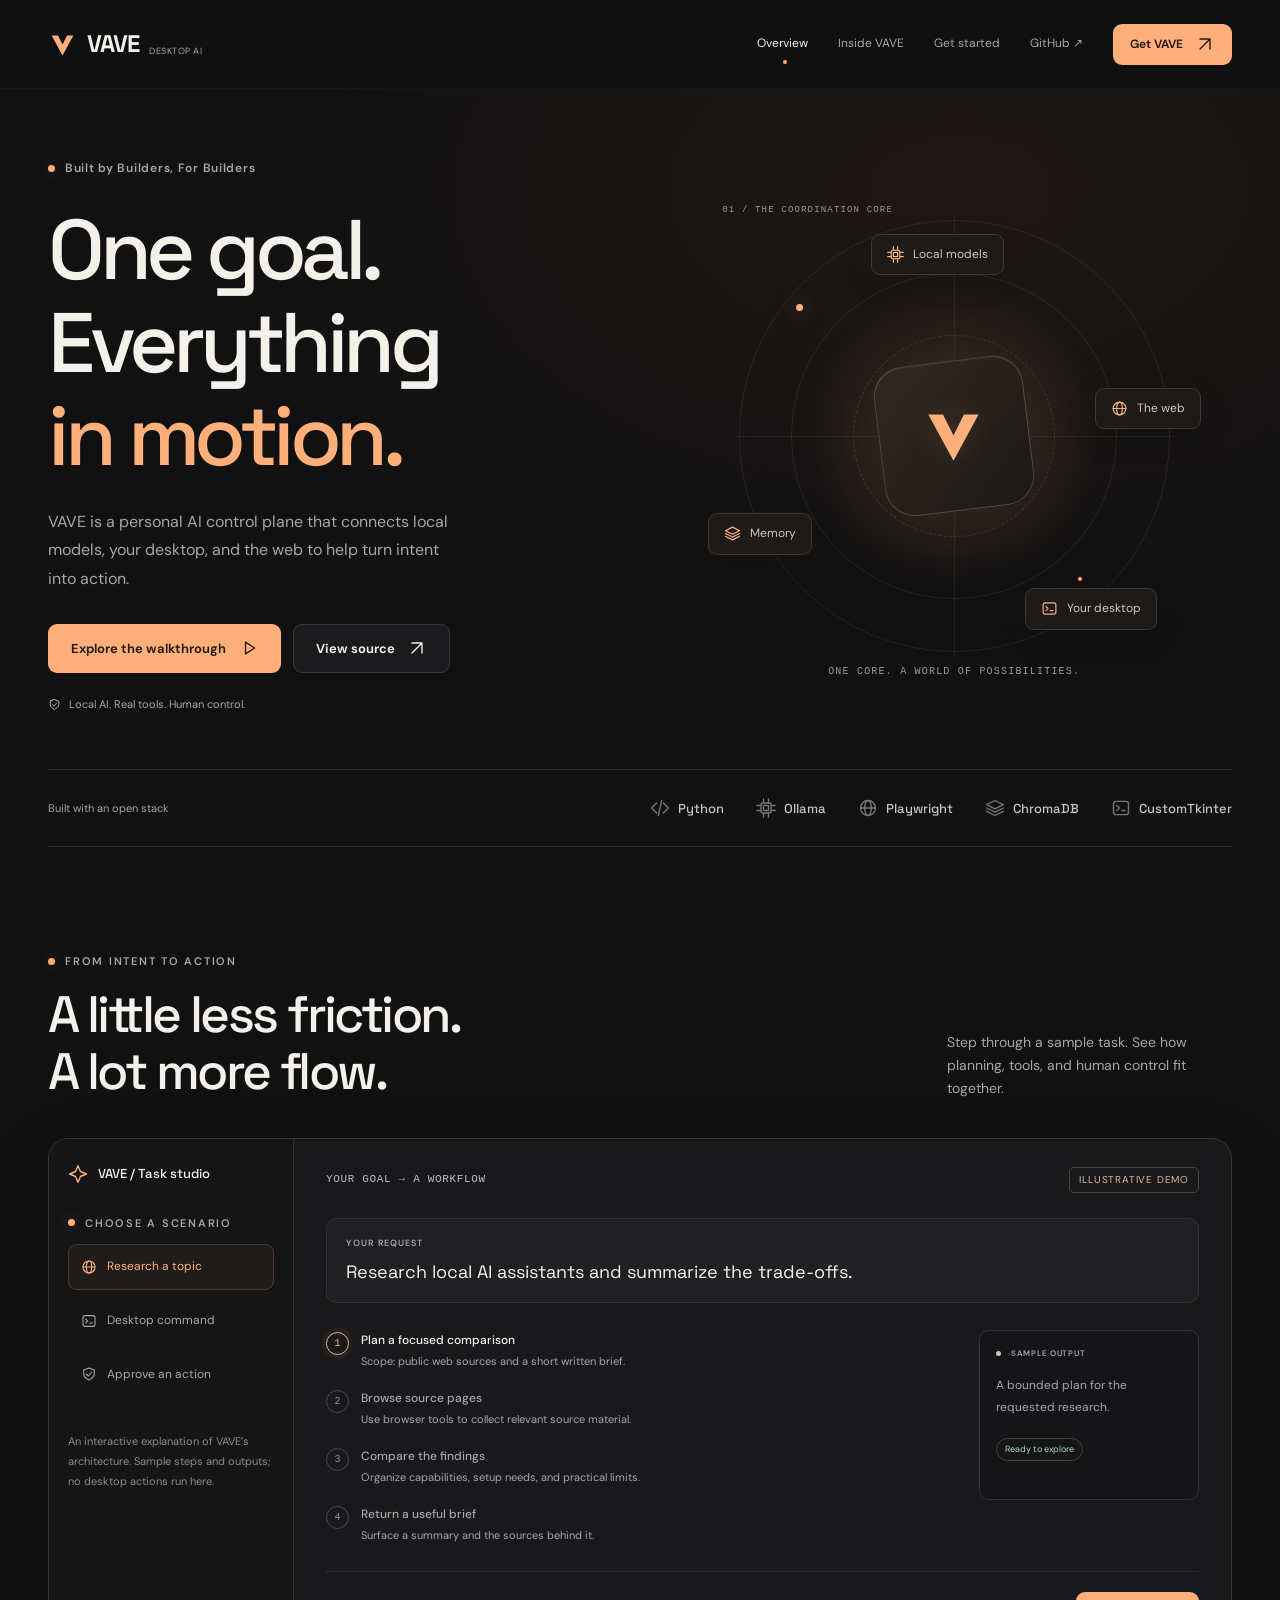
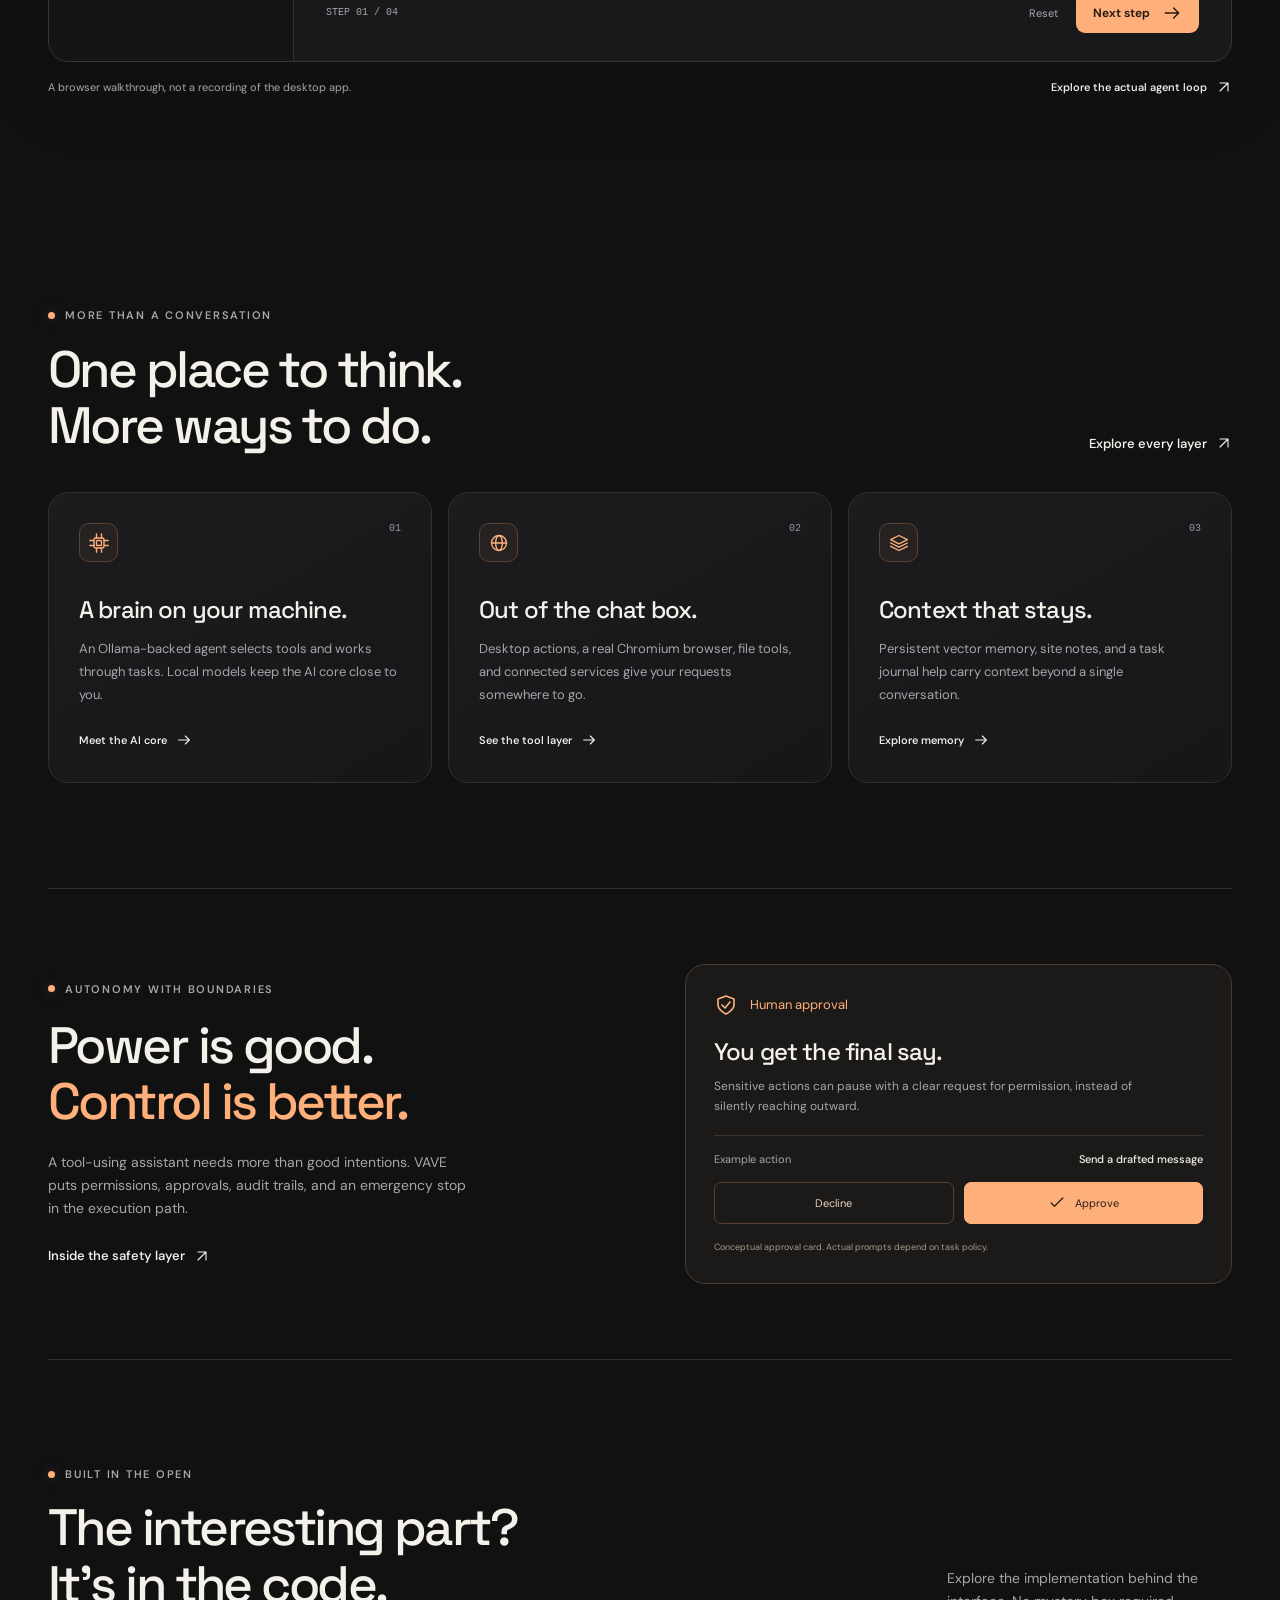
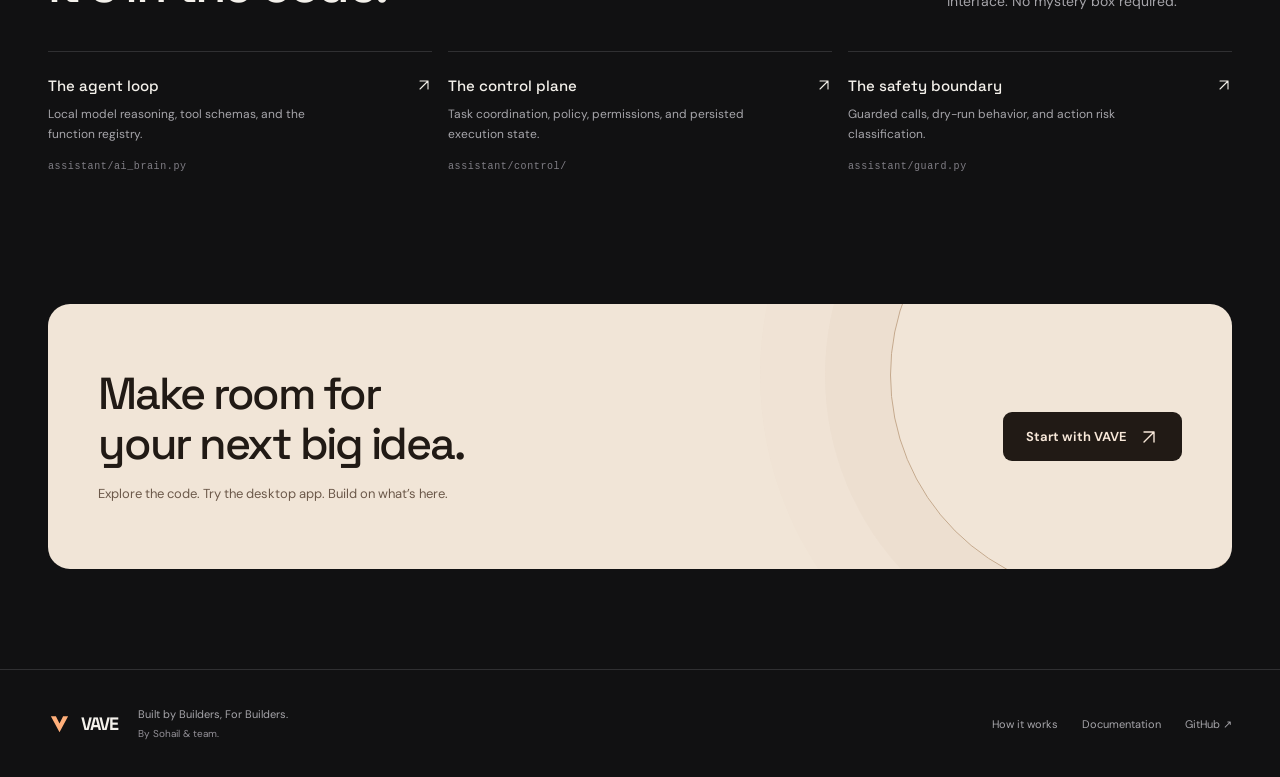
<file: showcase/index.html>
<!doctype html>
<html lang="en">
<head>
  <meta charset="utf-8">
  <meta name="viewport" content="width=device-width, initial-scale=1">
  <meta name="theme-color" content="#111112">
  <meta name="description" content="Meet VAVE: a local-first desktop AI control plane with real tools, persistent memory, and human approval. Explore the project and download the source.">
  <meta property="og:type" content="website">
  <meta property="og:title" content="VAVE — Built by Builders, For Builders">
  <meta property="og:description" content="Meet VAVE: a local-first desktop AI control plane with real tools, persistent memory, and human approval. Explore the project and download the source.">
  <meta property="og:url" content="https://sohail-bhai.github.io/VAVE-main/">
  <meta property="og:image" content="https://sohail-bhai.github.io/VAVE-main/assets/social-card.png?v=builders">
  <meta property="og:image:width" content="1200">
  <meta property="og:image:height" content="630">
  <meta name="twitter:card" content="summary_large_image">
  <link rel="canonical" href="https://sohail-bhai.github.io/VAVE-main/">
  <link rel="icon" href="assets/favicon.svg" type="image/svg+xml">
  <link rel="stylesheet" href="styles.css">
  <script src="app.js" defer></script>
  <title>VAVE — Built by Builders, For Builders</title>
</head>
<body>
  <a class="skip-link" href="#main">Skip to content</a>
  <header class="site-header">
    <div class="container header-inner">
      <a class="brand" href="index.html" aria-label="VAVE home"><svg viewBox="0 0 32 32" aria-hidden="true"><path d="m4 6 12 22L28 6h-7l-5 10-5-10Z" fill="#ffaf7a"/></svg>VAVE<small>DESKTOP AI</small></a>
      <button class="nav-toggle" type="button" aria-label="Open navigation" aria-expanded="false" aria-controls="site-nav"><svg class="icon" aria-hidden="true"><use href="assets/icons.svg#menu"></use></svg></button>
      <nav class="site-nav" id="site-nav" aria-label="Main navigation">
        <a href="index.html" aria-current="page">Overview</a>
        <a href="features.html">Inside VAVE</a>
        <a href="get-started.html">Get started</a>
        <a href="https://github.com/sohail-bhai/VAVE-main/tree/codex/vave-showcase" target="_blank" rel="noopener noreferrer">GitHub ↗</a>
        <a class="button small" href="get-started.html#download">Get VAVE <svg class="icon" aria-hidden="true"><use href="assets/icons.svg#arrow-up-right"></use></svg></a>
      </nav>
    </div>
  </header>
  <main id="main">
    <section class="container hero" aria-labelledby="hero-title">
      <div>
        <div class="eyebrow brand-tagline">Built by Builders, For Builders</div>
        <h1 id="hero-title">One goal.<span>Everything</span><span class="accent">in motion.</span></h1>
        <p class="hero-description">VAVE is a personal AI control plane that connects local models, your desktop, and the web to help turn intent into action.</p>
        <div class="actions">
          <a class="button" href="#walkthrough">Explore the walkthrough <svg class="icon" aria-hidden="true"><use href="assets/icons.svg#play"></use></svg></a>
          <a class="button secondary" href="https://github.com/sohail-bhai/VAVE-main/tree/codex/vave-showcase" target="_blank" rel="noopener noreferrer">View source <svg class="icon" aria-hidden="true"><use href="assets/icons.svg#arrow-up-right"></use></svg></a>
        </div>
        <p class="micro"><svg class="icon" aria-hidden="true"><use href="assets/icons.svg#shield"></use></svg> Local AI. Real tools. Human control.</p>
      </div>
      <div class="hero-visual" role="img" aria-label="Conceptual diagram: VAVE connects local models, browser tools, your desktop, and persistent memory.">
        <div class="orbit">
          <span class="orbit-label mono">01 / THE COORDINATION CORE</span>
          <div class="orbit-ring"></div><div class="orbit-ring"></div><div class="orbit-ring"></div><div class="orbit-cross"></div>
          <div class="orbit-core"><svg viewBox="0 0 32 32" aria-hidden="true"><path d="m4 6 12 22L28 6h-7l-5 10-5-10Z" fill="#ffaf7a"/></svg></div>
          <div class="orbit-node node-model"><svg class="icon" aria-hidden="true"><use href="assets/icons.svg#cpu"></use></svg>Local models</div>
          <div class="orbit-node node-browser"><svg class="icon" aria-hidden="true"><use href="assets/icons.svg#globe"></use></svg>The web</div>
          <div class="orbit-node node-desktop"><svg class="icon" aria-hidden="true"><use href="assets/icons.svg#terminal"></use></svg>Your desktop</div>
          <div class="orbit-node node-memory"><svg class="icon" aria-hidden="true"><use href="assets/icons.svg#layers"></use></svg>Memory</div>
          <span class="orbit-satellite"></span><span class="orbit-satellite satellite-two"></span>
        </div>
        <div class="visual-caption">One core. A world of possibilities.</div>
      </div>
    </section>
    <div class="container capability-strip">
      <span>Built with an open stack</span>
      <div class="stack-logos"><span><svg class="icon" aria-hidden="true"><use href="assets/icons.svg#code"></use></svg>Python</span><span><svg class="icon" aria-hidden="true"><use href="assets/icons.svg#cpu"></use></svg>Ollama</span><span><svg class="icon" aria-hidden="true"><use href="assets/icons.svg#globe"></use></svg>Playwright</span><span><svg class="icon" aria-hidden="true"><use href="assets/icons.svg#layers"></use></svg>ChromaDB</span><span><svg class="icon" aria-hidden="true"><use href="assets/icons.svg#terminal"></use></svg>CustomTkinter</span></div>
    </div>
    <section class="container section" id="walkthrough" aria-labelledby="walkthrough-title">
      <div class="section-header">
        <div><div class="eyebrow">From intent to action</div><h2 id="walkthrough-title">A little less friction.<br>A lot more flow.</h2></div>
        <p>Step through a sample task. See how planning, tools, and human control fit together.</p>
      </div>
      <div class="walkthrough" data-demo hidden>
        <aside class="demo-sidebar" aria-label="Example workflows">
          <div class="demo-brand"><svg class="icon" aria-hidden="true"><use href="assets/icons.svg#spark"></use></svg>VAVE / Task studio</div>
          <div class="eyebrow">Choose a scenario</div>
          <div class="demo-tablist" role="tablist" aria-label="Walkthrough scenario">
            <button class="demo-tab" id="tab-research" role="tab" aria-selected="true" aria-controls="demo-panel" tabindex="0" data-scenario="research"><svg class="icon" aria-hidden="true"><use href="assets/icons.svg#globe"></use></svg>Research a topic</button>
            <button class="demo-tab" id="tab-desktop" role="tab" aria-selected="false" aria-controls="demo-panel" tabindex="-1" data-scenario="desktop"><svg class="icon" aria-hidden="true"><use href="assets/icons.svg#terminal"></use></svg>Desktop command</button>
            <button class="demo-tab" id="tab-approval" role="tab" aria-selected="false" aria-controls="demo-panel" tabindex="-1" data-scenario="approval"><svg class="icon" aria-hidden="true"><use href="assets/icons.svg#shield"></use></svg>Approve an action</button>
          </div>
          <p class="demo-sidebar-note">An interactive explanation of VAVE’s architecture. Sample steps and outputs; no desktop actions run here.</p>
        </aside>
        <div class="demo-main" id="demo-panel" role="tabpanel" aria-labelledby="tab-research">
          <div class="demo-toolbar"><span class="mono">YOUR GOAL → A WORKFLOW</span><span class="demo-disclosure">Illustrative demo</span></div>
          <div class="demo-prompt"><div class="eyebrow">Your request</div><p data-demo-prompt></p></div>
          <div class="demo-body">
            <ol class="demo-steps" data-demo-steps aria-label="Sample task steps"></ol>
            <div class="sample-output"><div class="eyebrow">Sample output</div><p data-demo-output></p><span class="pill" data-demo-status>Ready to explore</span></div>
          </div>
          <div class="demo-approval" data-demo-approval hidden>
            <h4>Send this example message?</h4>
            <p>VAVE pauses for permission before an outward action. These buttons simulate that decision.</p>
            <div class="actions"><button class="button small" type="button" data-demo-approve>Approve example <svg class="icon" aria-hidden="true"><use href="assets/icons.svg#check"></use></svg></button><button class="button secondary small" type="button" data-demo-decline>Decline example</button></div>
          </div>
          <div class="demo-controls">
            <span class="demo-progress" data-demo-progress></span>
            <div class="demo-controls-right"><button class="reset-demo" type="button" data-demo-reset>Reset</button><button class="button small" type="button" data-demo-next>Next step <svg class="icon" aria-hidden="true"><use href="assets/icons.svg#arrow-right"></use></svg></button></div>
          </div>
          <span role="status" aria-live="polite" class="demo-announcement" data-demo-announcement></span>
        </div>
      </div>
      <noscript><div class="no-script">VAVE takes a goal, creates steps, checks permissions, calls tools, and records the result. Enable JavaScript to explore the illustrative walkthrough, or <a class="text-link" href="features.html#workflow">read the workflow</a>.</div></noscript>
      <div class="demo-caption"><span>A browser walkthrough, not a recording of the desktop app.</span><a class="text-link" href="https://github.com/sohail-bhai/VAVE-main/blob/codex/vave-showcase/assistant/ai_brain.py" target="_blank" rel="noopener noreferrer">Explore the actual agent loop <svg class="icon" aria-hidden="true"><use href="assets/icons.svg#arrow-up-right"></use></svg></a></div>
    </section>
    <section class="container section" aria-labelledby="features-title">
      <div class="section-header"><div><div class="eyebrow">More than a conversation</div><h2 id="features-title">One place to think.<br>More ways to do.</h2></div><a class="text-link" href="features.html">Explore every layer <svg class="icon" aria-hidden="true"><use href="assets/icons.svg#arrow-up-right"></use></svg></a></div>
      <div class="bento">
        <article class="feature-card" data-reveal><span class="card-number">01</span><div class="icon-chip"><svg class="icon" aria-hidden="true"><use href="assets/icons.svg#cpu"></use></svg></div><h3>A brain on your machine.</h3><p>An Ollama-backed agent selects tools and works through tasks. Local models keep the AI core close to you.</p><a class="text-link" href="features.html#local-ai">Meet the AI core <svg class="icon" aria-hidden="true"><use href="assets/icons.svg#arrow-right"></use></svg></a></article>
        <article class="feature-card" data-reveal><span class="card-number">02</span><div class="icon-chip"><svg class="icon" aria-hidden="true"><use href="assets/icons.svg#globe"></use></svg></div><h3>Out of the chat box.</h3><p>Desktop actions, a real Chromium browser, file tools, and connected services give your requests somewhere to go.</p><a class="text-link" href="features.html#tools">See the tool layer <svg class="icon" aria-hidden="true"><use href="assets/icons.svg#arrow-right"></use></svg></a></article>
        <article class="feature-card" data-reveal><span class="card-number">03</span><div class="icon-chip"><svg class="icon" aria-hidden="true"><use href="assets/icons.svg#layers"></use></svg></div><h3>Context that stays.</h3><p>Persistent vector memory, site notes, and a task journal help carry context beyond a single conversation.</p><a class="text-link" href="features.html#memory">Explore memory <svg class="icon" aria-hidden="true"><use href="assets/icons.svg#arrow-right"></use></svg></a></article>
      </div>
    </section>
    <section class="container safety-section" aria-labelledby="safety-title">
      <div><div class="eyebrow">Autonomy with boundaries</div><h2 id="safety-title">Power is good.<br><span class="accent">Control is better.</span></h2><p>A tool-using assistant needs more than good intentions. VAVE puts permissions, approvals, audit trails, and an emergency stop in the execution path.</p><a class="text-link" href="features.html#safety">Inside the safety layer <svg class="icon" aria-hidden="true"><use href="assets/icons.svg#arrow-up-right"></use></svg></a></div>
      <div class="permission-card" data-reveal>
        <div class="permission-top"><svg class="icon" aria-hidden="true"><use href="assets/icons.svg#shield"></use></svg>Human approval</div>
        <h3>You get the final say.</h3>
        <p>Sensitive actions can pause with a clear request for permission, instead of silently reaching outward.</p>
        <div class="permission-detail"><span>Example action</span><strong>Send a drafted message</strong></div>
        <div class="permission-choices" aria-hidden="true"><span>Decline</span><span><svg class="icon" aria-hidden="true"><use href="assets/icons.svg#check"></use></svg>Approve</span></div>
        <p class="caption">Conceptual approval card. Actual prompts depend on task policy.</p>
      </div>
    </section>
    <section class="container section" aria-labelledby="source-title">
      <div class="section-header"><div><div class="eyebrow">Built in the open</div><h2 id="source-title">The interesting part?<br>It’s in the code.</h2></div><p>Explore the implementation behind the interface. No mystery box required.</p></div>
      <div class="source-grid">
        <a class="source-card" href="https://github.com/sohail-bhai/VAVE-main/blob/codex/vave-showcase/assistant/ai_brain.py" target="_blank" rel="noopener noreferrer"><span class="source-title">The agent loop <svg class="icon" aria-hidden="true"><use href="assets/icons.svg#arrow-up-right"></use></svg></span><p>Local model reasoning, tool schemas, and the function registry.</p><span class="mono">assistant/ai_brain.py</span></a>
        <a class="source-card" href="https://github.com/sohail-bhai/VAVE-main/tree/codex/vave-showcase/assistant/control" target="_blank" rel="noopener noreferrer"><span class="source-title">The control plane <svg class="icon" aria-hidden="true"><use href="assets/icons.svg#arrow-up-right"></use></svg></span><p>Task coordination, policy, permissions, and persisted execution state.</p><span class="mono">assistant/control/</span></a>
        <a class="source-card" href="https://github.com/sohail-bhai/VAVE-main/blob/codex/vave-showcase/assistant/guard.py" target="_blank" rel="noopener noreferrer"><span class="source-title">The safety boundary <svg class="icon" aria-hidden="true"><use href="assets/icons.svg#arrow-up-right"></use></svg></span><p>Guarded calls, dry-run behavior, and action risk classification.</p><span class="mono">assistant/guard.py</span></a>
      </div>
    </section>
    <section class="container closing" aria-labelledby="closing-title"><div><h2 id="closing-title">Make room for<br>your next big idea.</h2><p>Explore the code. Try the desktop app. Build on what’s here.</p></div><a class="button" href="get-started.html">Start with VAVE <svg class="icon" aria-hidden="true"><use href="assets/icons.svg#arrow-up-right"></use></svg></a></section>
  </main>
  <footer class="site-footer">
    <div class="container footer-inner">
      <div class="footer-brand">
        <a class="brand" href="index.html" aria-label="VAVE home"><svg viewBox="0 0 32 32" aria-hidden="true"><path d="m4 6 12 22L28 6h-7l-5 10-5-10Z" fill="#ffaf7a"/></svg>VAVE</a>
        <p>Built by Builders, For Builders.<br><span>By Sohail &amp; team.</span></p>
      </div>
      <nav class="footer-links" aria-label="Footer navigation">
        <a href="features.html#workflow">How it works</a>
        <a href="get-started.html">Documentation</a>
        <a href="https://github.com/sohail-bhai/VAVE-main/tree/codex/vave-showcase" target="_blank" rel="noopener noreferrer">GitHub ↗</a>
      </nav>
    </div>
  </footer>
  <div class="toast" role="status" aria-live="polite" hidden></div>
</body>
</html>
</file>
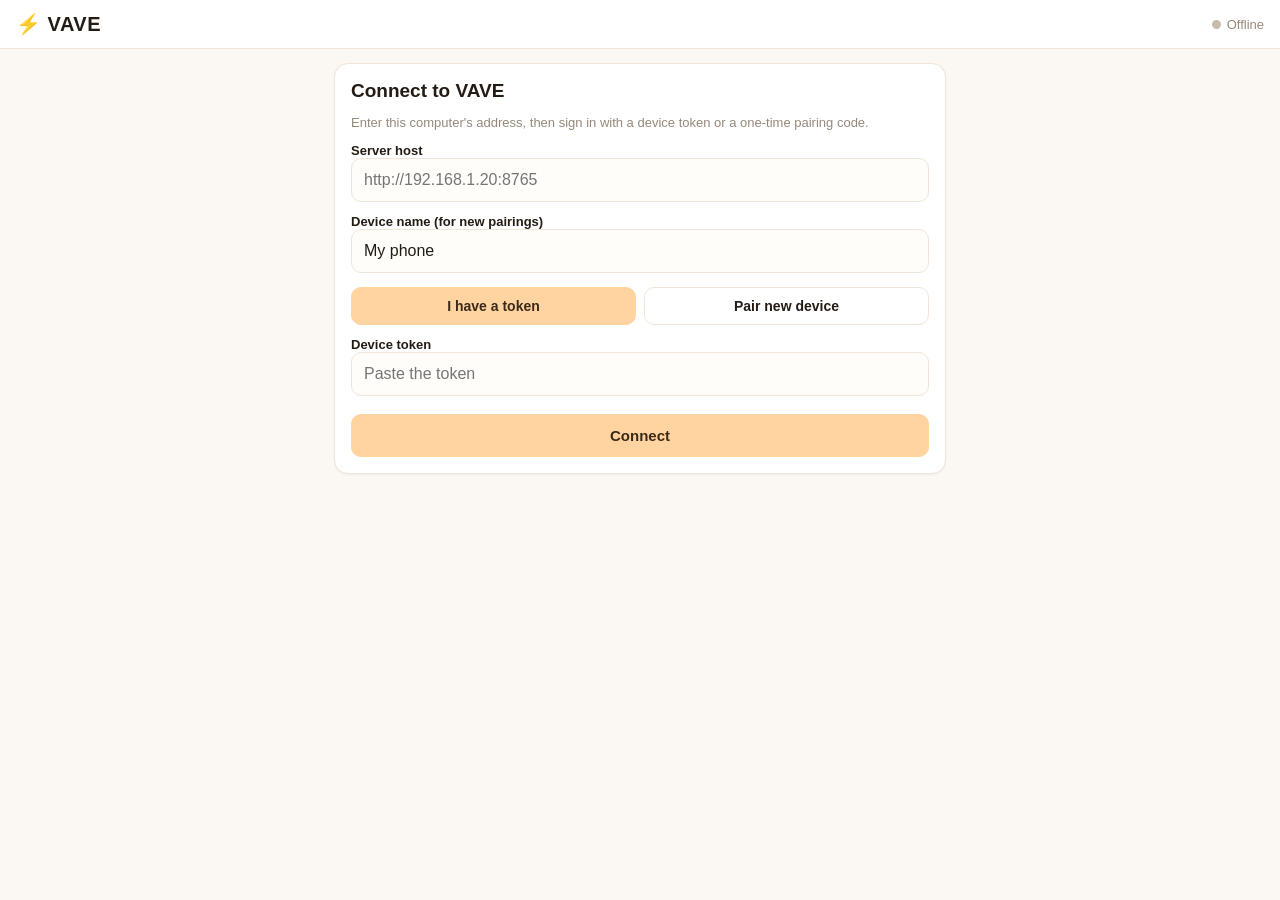
<file: mobile/pwa/index.html>
<!DOCTYPE html>
<html lang="en">
<head>
  <meta charset="UTF-8">
  <meta name="viewport" content="width=device-width, initial-scale=1, viewport-fit=cover">
  <meta name="theme-color" content="#FBF7F2">
  <title>VAVE Mobile</title>
  <link rel="manifest" href="manifest.webmanifest">
  <link rel="icon" type="image/svg+xml" href="icon-192.svg">
  <link rel="apple-touch-icon" href="icon-192.svg">
  <meta name="apple-mobile-web-app-capable" content="yes">
  <meta name="apple-mobile-web-app-status-bar-style" content="default">
  <link rel="stylesheet" href="styles.css">
</head>
<body>
  <header class="topbar">
    <div class="brand"><span class="bolt">&#9889;</span> VAVE</div>
    <div class="conn" id="conn"><span class="dot"></span><span id="conn-text">Offline</span></div>
  </header>

  <main id="view-login" class="view">
    <section class="card">
      <h1>Connect to VAVE</h1>
      <p class="muted">Enter this computer's address, then sign in with a
        device token or a one-time pairing code.</p>
      <label>Server host
        <input id="login-host" type="text" inputmode="url" placeholder="http://192.168.1.20:8765" autocomplete="off">
      </label>
      <label>Device name (for new pairings)
        <input id="login-name" type="text" placeholder="My phone" autocomplete="off">
      </label>
      <div class="tabs-mini">
        <button class="tab-mini active" id="tab-token">I have a token</button>
        <button class="tab-mini" id="tab-pair">Pair new device</button>
      </div>
      <div id="pane-token">
        <label>Device token
          <input id="login-token" type="password" placeholder="Paste the token" autocomplete="off">
        </label>
        <button class="primary" id="btn-token">Connect</button>
      </div>
      <div id="pane-pair" hidden>
        <label>Pairing code (from <span class="code">python -m assistant.api --pair</span>)
          <input id="login-code" type="text" inputmode="numeric" placeholder="6-digit code" autocomplete="off">
        </label>
        <button class="primary" id="btn-pair">Pair this phone</button>
      </div>
      <p class="error" id="login-error" hidden></p>
    </section>
  </main>

  <main id="view-app" class="view" hidden>
    <nav class="tabs" role="tablist">
      <button class="tab active" data-tab="tasks" role="tab">Tasks <span class="badge" id="badge-tasks" hidden></span></button>
      <button class="tab" data-tab="approvals" role="tab">Approvals <span class="badge" id="badge-approvals" hidden></span></button>
      <button class="tab" data-tab="alerts" role="tab">Alerts <span class="badge" id="badge-alerts" hidden></span></button>
    </nav>

    <section id="tab-tasks" class="pane">
      <form id="goal-form" class="card goal">
        <input id="goal-input" type="text" placeholder="Ask VAVE something&hellip;" autocomplete="off">
        <button class="primary" type="submit">Send</button>
      </form>
      <div id="task-list"></div>
    </section>

    <section id="tab-approvals" class="pane" hidden>
      <div id="approval-list"></div>
    </section>

    <section id="tab-alerts" class="pane" hidden>
      <div class="row-between">
        <span class="muted" id="alerts-hint">Newest first</span>
        <button class="ghost" id="btn-read-all">Mark all read</button>
      </div>
      <div id="alert-list"></div>
    </section>

    <footer class="foot">
      <span class="muted" id="device-line"></span>
      <button class="ghost" id="btn-logout">Log out</button>
    </footer>
  </main>

  <script src="app.js"></script>
</body>
</html>
</file>
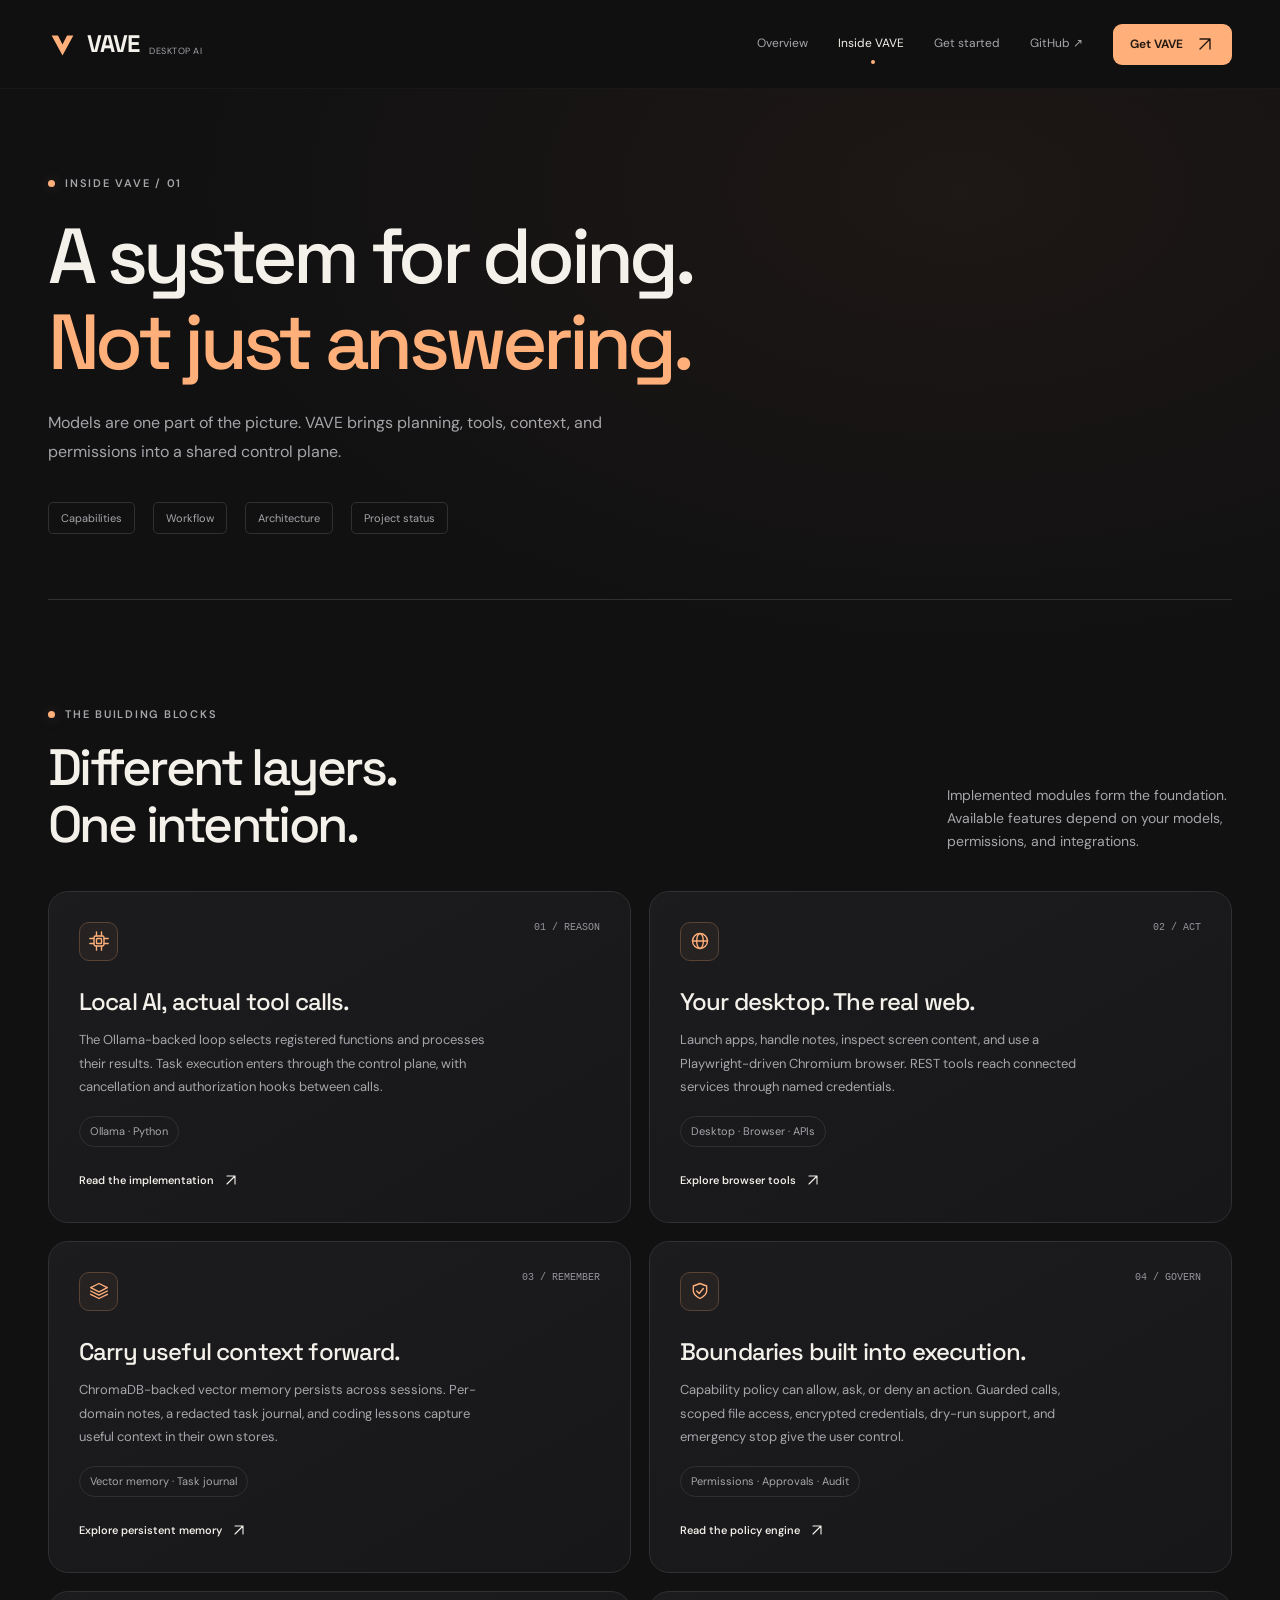
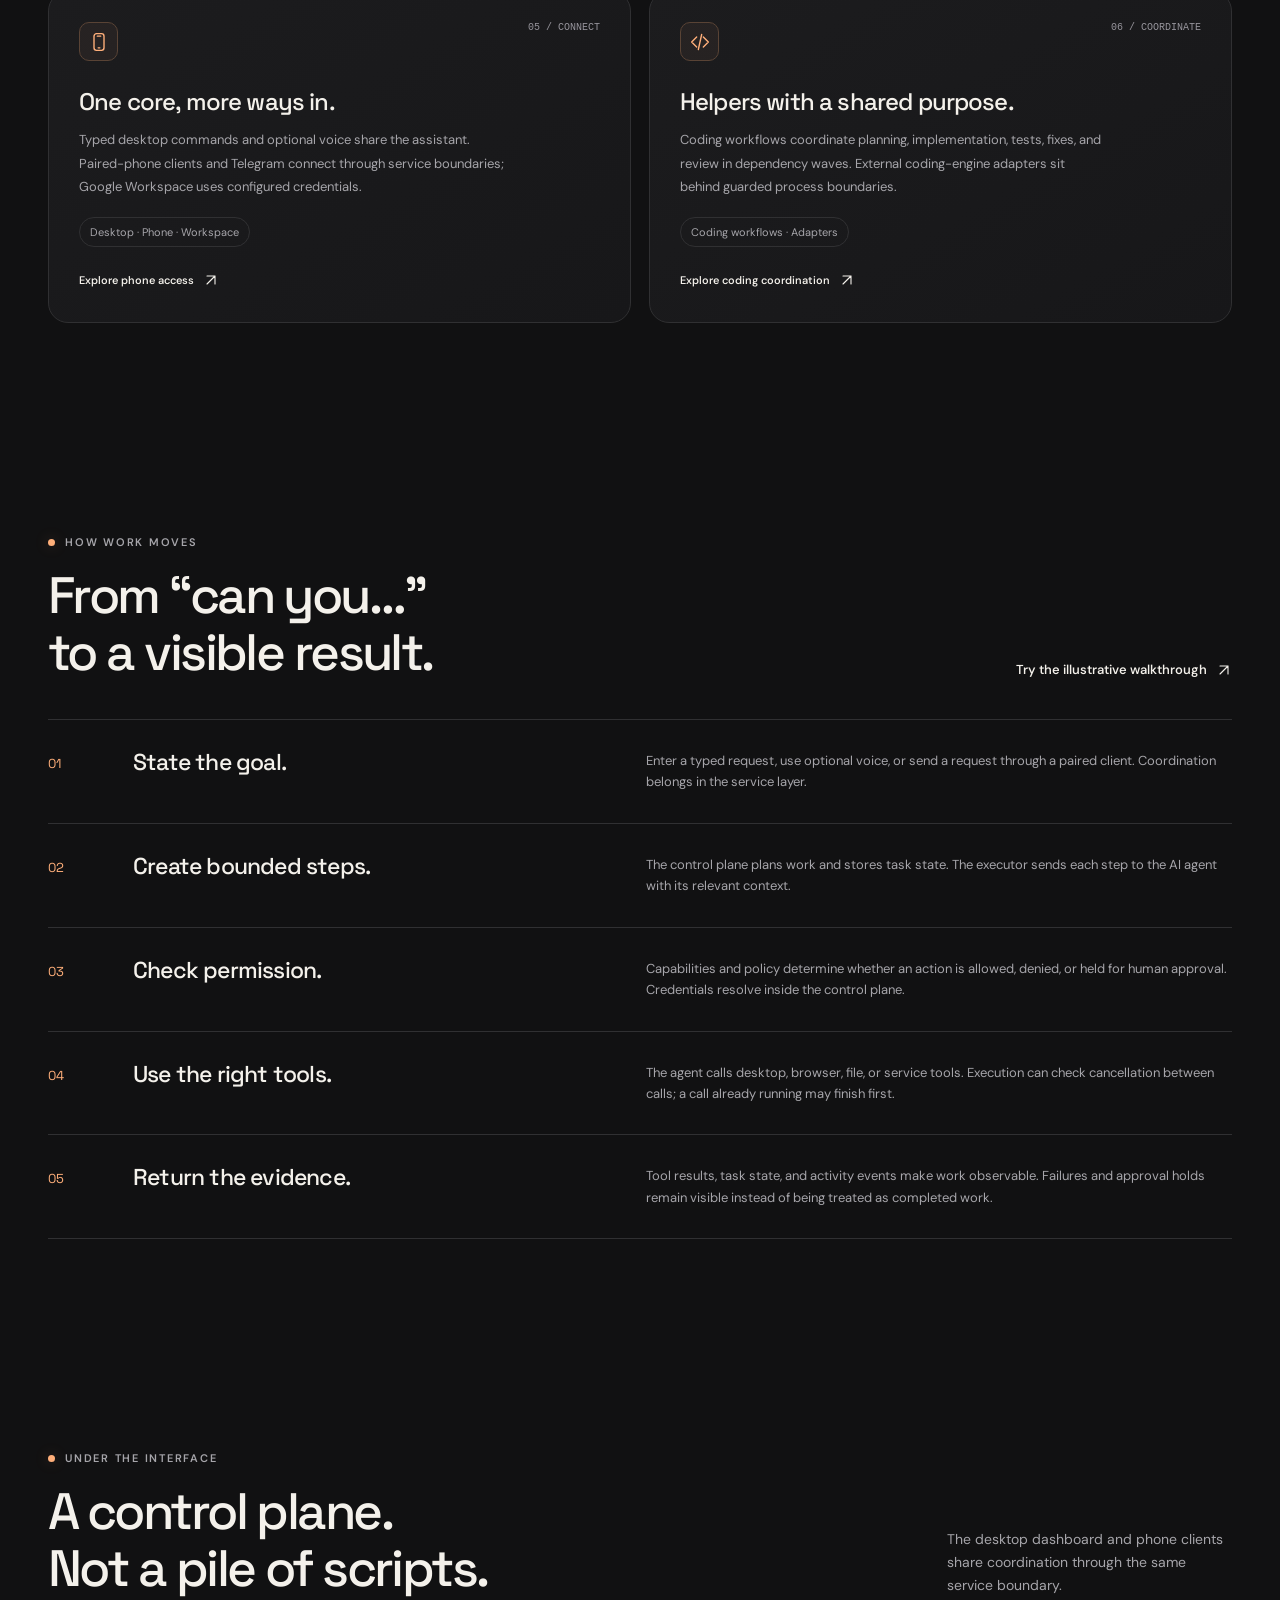
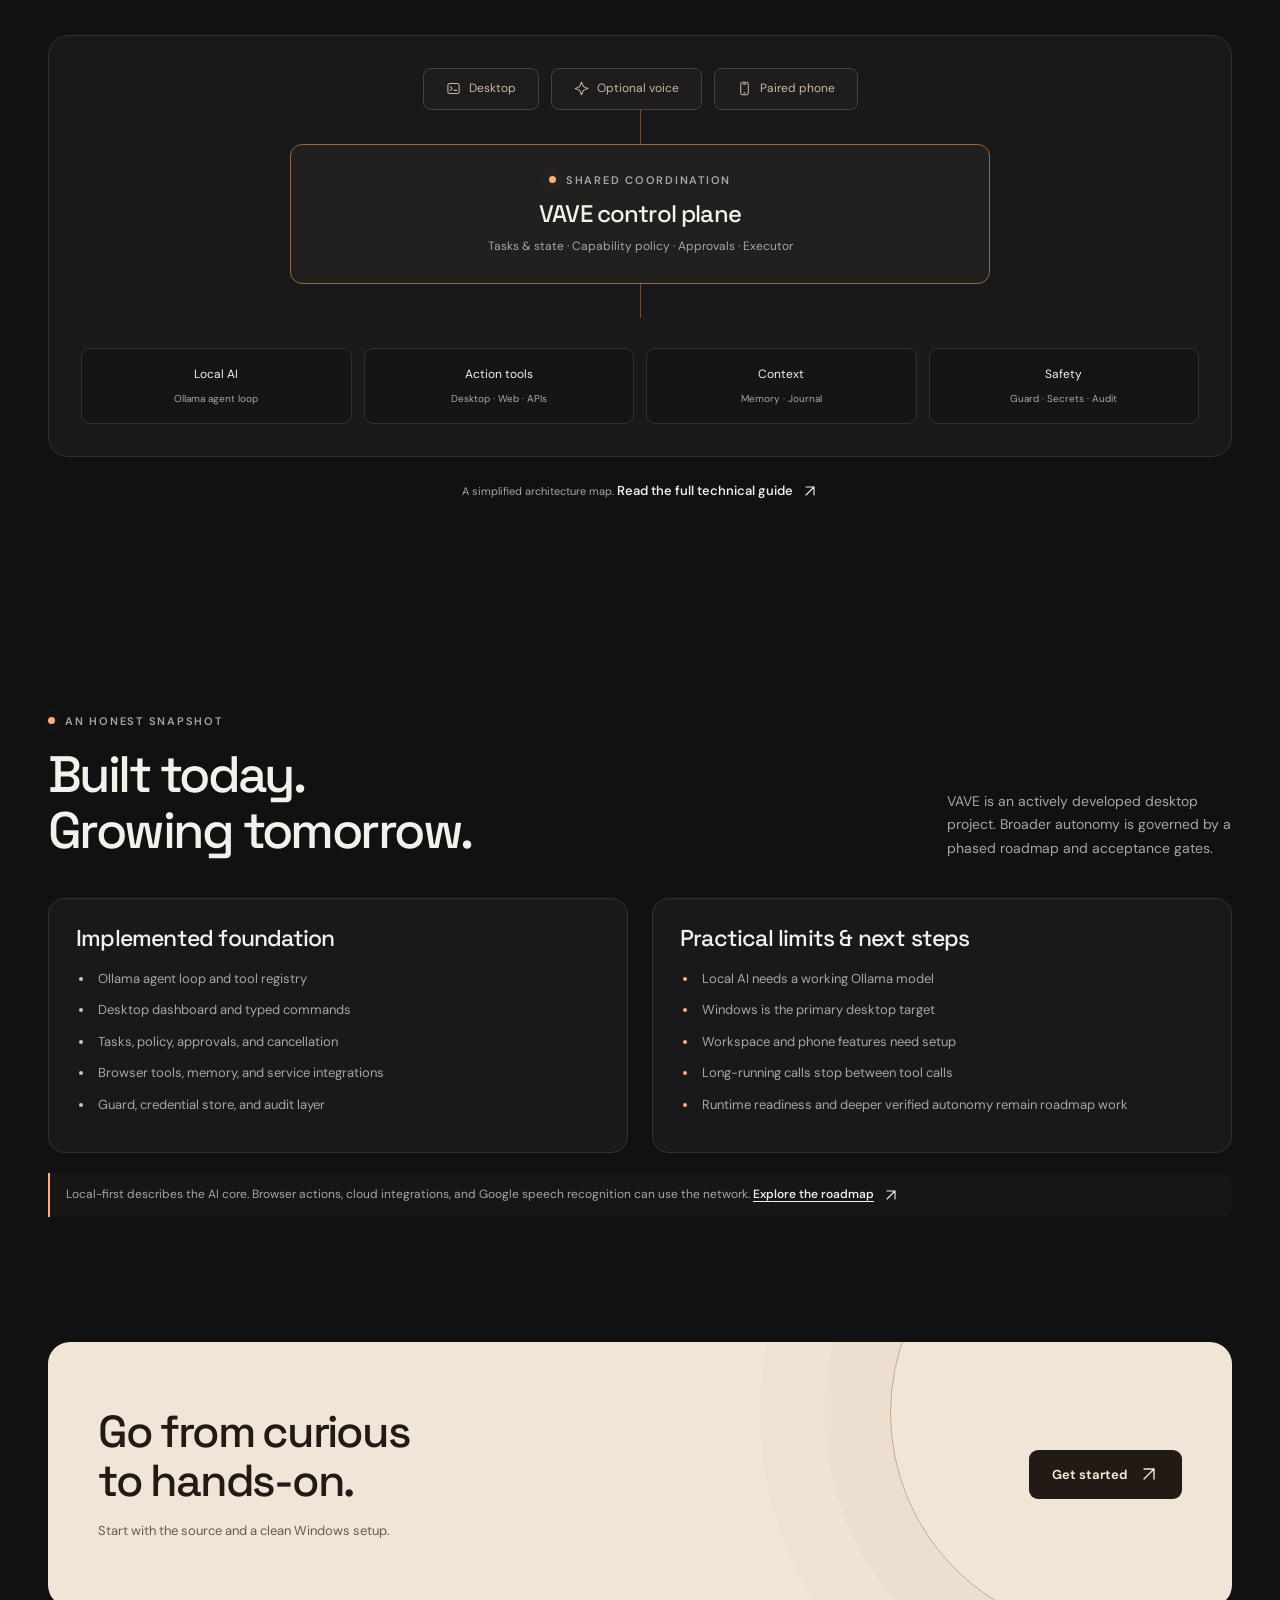
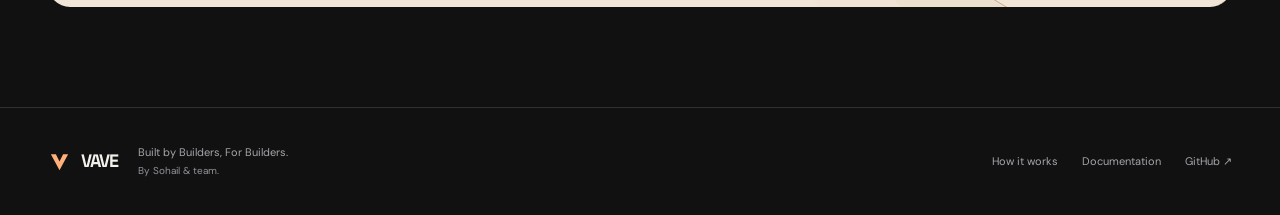
<file: showcase/features.html>
<!doctype html>
<html lang="en">
<head>
  <meta charset="utf-8">
  <meta name="viewport" content="width=device-width, initial-scale=1">
  <meta name="theme-color" content="#111112">
  <meta name="description" content="Explore VAVE’s local AI agent, desktop and browser tools, persistent memory, control plane, and human approval workflow.">
  <meta property="og:type" content="website">
  <meta property="og:title" content="Inside VAVE — Features, workflow & architecture">
  <meta property="og:description" content="Explore VAVE’s local AI agent, desktop and browser tools, persistent memory, control plane, and human approval workflow.">
  <meta property="og:url" content="https://sohail-bhai.github.io/VAVE-main/features.html">
  <meta property="og:image" content="https://sohail-bhai.github.io/VAVE-main/assets/social-card.png?v=builders">
  <meta property="og:image:width" content="1200">
  <meta property="og:image:height" content="630">
  <meta name="twitter:card" content="summary_large_image">
  <link rel="canonical" href="https://sohail-bhai.github.io/VAVE-main/features.html">
  <link rel="icon" href="assets/favicon.svg" type="image/svg+xml">
  <link rel="stylesheet" href="styles.css">
  <script src="app.js" defer></script>
  <title>Inside VAVE — Features, workflow & architecture</title>
</head>
<body>
  <a class="skip-link" href="#main">Skip to content</a>
  <header class="site-header">
    <div class="container header-inner">
      <a class="brand" href="index.html" aria-label="VAVE home"><svg viewBox="0 0 32 32" aria-hidden="true"><path d="m4 6 12 22L28 6h-7l-5 10-5-10Z" fill="#ffaf7a"/></svg>VAVE<small>DESKTOP AI</small></a>
      <button class="nav-toggle" type="button" aria-label="Open navigation" aria-expanded="false" aria-controls="site-nav"><svg class="icon" aria-hidden="true"><use href="assets/icons.svg#menu"></use></svg></button>
      <nav class="site-nav" id="site-nav" aria-label="Main navigation">
        <a href="index.html">Overview</a>
        <a href="features.html" aria-current="page">Inside VAVE</a>
        <a href="get-started.html">Get started</a>
        <a href="https://github.com/sohail-bhai/VAVE-main/tree/codex/vave-showcase" target="_blank" rel="noopener noreferrer">GitHub ↗</a>
        <a class="button small" href="get-started.html#download">Get VAVE <svg class="icon" aria-hidden="true"><use href="assets/icons.svg#arrow-up-right"></use></svg></a>
      </nav>
    </div>
  </header>
  <main id="main" class="container">
    <section class="page-hero" aria-labelledby="page-title">
      <div class="eyebrow">Inside VAVE / 01</div>
      <h1 id="page-title">A system for doing.<br><span class="accent">Not just answering.</span></h1>
      <p>Models are one part of the picture. VAVE brings planning, tools, context, and permissions into a shared control plane.</p>
      <nav class="page-index" aria-label="On this page"><a href="#capabilities">Capabilities</a><a href="#workflow">Workflow</a><a href="#architecture">Architecture</a><a href="#project-status">Project status</a></nav>
    </section>
    <section class="section" id="capabilities" aria-labelledby="capabilities-title">
      <div class="section-header"><div><div class="eyebrow">The building blocks</div><h2 id="capabilities-title">Different layers.<br>One intention.</h2></div><p>Implemented modules form the foundation. Available features depend on your models, permissions, and integrations.</p></div>
      <div class="feature-grid">
        <article class="feature-card" id="local-ai" data-reveal><span class="card-number">01 / REASON</span><div class="icon-chip"><svg class="icon" aria-hidden="true"><use href="assets/icons.svg#cpu"></use></svg></div><h3>Local AI, actual tool calls.</h3><p>The Ollama-backed loop selects registered functions and processes their results. Task execution enters through the control plane, with cancellation and authorization hooks between calls.</p><span class="pill">Ollama · Python</span><br><a class="text-link" href="https://github.com/sohail-bhai/VAVE-main/blob/codex/vave-showcase/assistant/ai_brain.py" target="_blank" rel="noopener noreferrer">Read the implementation <svg class="icon" aria-hidden="true"><use href="assets/icons.svg#arrow-up-right"></use></svg></a></article>
        <article class="feature-card" id="tools" data-reveal><span class="card-number">02 / ACT</span><div class="icon-chip"><svg class="icon" aria-hidden="true"><use href="assets/icons.svg#globe"></use></svg></div><h3>Your desktop. The real web.</h3><p>Launch apps, handle notes, inspect screen content, and use a Playwright-driven Chromium browser. REST tools reach connected services through named credentials.</p><span class="pill">Desktop · Browser · APIs</span><br><a class="text-link" href="https://github.com/sohail-bhai/VAVE-main/tree/codex/vave-showcase/assistant/browser" target="_blank" rel="noopener noreferrer">Explore browser tools <svg class="icon" aria-hidden="true"><use href="assets/icons.svg#arrow-up-right"></use></svg></a></article>
        <article class="feature-card" id="memory" data-reveal><span class="card-number">03 / REMEMBER</span><div class="icon-chip"><svg class="icon" aria-hidden="true"><use href="assets/icons.svg#layers"></use></svg></div><h3>Carry useful context forward.</h3><p>ChromaDB-backed vector memory persists across sessions. Per-domain notes, a redacted task journal, and coding lessons capture useful context in their own stores.</p><span class="pill">Vector memory · Task journal</span><br><a class="text-link" href="https://github.com/sohail-bhai/VAVE-main/blob/codex/vave-showcase/assistant/memory.py" target="_blank" rel="noopener noreferrer">Explore persistent memory <svg class="icon" aria-hidden="true"><use href="assets/icons.svg#arrow-up-right"></use></svg></a></article>
        <article class="feature-card" id="safety" data-reveal><span class="card-number">04 / GOVERN</span><div class="icon-chip"><svg class="icon" aria-hidden="true"><use href="assets/icons.svg#shield"></use></svg></div><h3>Boundaries built into execution.</h3><p>Capability policy can allow, ask, or deny an action. Guarded calls, scoped file access, encrypted credentials, dry-run support, and emergency stop give the user control.</p><span class="pill">Permissions · Approvals · Audit</span><br><a class="text-link" href="https://github.com/sohail-bhai/VAVE-main/blob/codex/vave-showcase/assistant/control/policy.py" target="_blank" rel="noopener noreferrer">Read the policy engine <svg class="icon" aria-hidden="true"><use href="assets/icons.svg#arrow-up-right"></use></svg></a></article>
        <article class="feature-card" data-reveal><span class="card-number">05 / CONNECT</span><div class="icon-chip"><svg class="icon" aria-hidden="true"><use href="assets/icons.svg#phone"></use></svg></div><h3>One core, more ways in.</h3><p>Typed desktop commands and optional voice share the assistant. Paired-phone clients and Telegram connect through service boundaries; Google Workspace uses configured credentials.</p><span class="pill">Desktop · Phone · Workspace</span><br><a class="text-link" href="https://github.com/sohail-bhai/VAVE-main/blob/codex/vave-showcase/docs/mobile.md" target="_blank" rel="noopener noreferrer">Explore phone access <svg class="icon" aria-hidden="true"><use href="assets/icons.svg#arrow-up-right"></use></svg></a></article>
        <article class="feature-card" data-reveal><span class="card-number">06 / COORDINATE</span><div class="icon-chip"><svg class="icon" aria-hidden="true"><use href="assets/icons.svg#code"></use></svg></div><h3>Helpers with a shared purpose.</h3><p>Coding workflows coordinate planning, implementation, tests, fixes, and review in dependency waves. External coding-engine adapters sit behind guarded process boundaries.</p><span class="pill">Coding workflows · Adapters</span><br><a class="text-link" href="https://github.com/sohail-bhai/VAVE-main/blob/codex/vave-showcase/assistant/coding_workflow.py" target="_blank" rel="noopener noreferrer">Explore coding coordination <svg class="icon" aria-hidden="true"><use href="assets/icons.svg#arrow-up-right"></use></svg></a></article>
      </div>
    </section>
    <section class="section" id="workflow" aria-labelledby="workflow-title">
      <div class="section-header"><div><div class="eyebrow">How work moves</div><h2 id="workflow-title">From “can you…”<br>to a visible result.</h2></div><a class="text-link" href="index.html#walkthrough">Try the illustrative walkthrough <svg class="icon" aria-hidden="true"><use href="assets/icons.svg#arrow-up-right"></use></svg></a></div>
      <ol class="flow-list">
        <li class="flow-row"><span class="flow-number">01</span><h3>State the goal.</h3><p>Enter a typed request, use optional voice, or send a request through a paired client. Coordination belongs in the service layer.</p></li>
        <li class="flow-row"><span class="flow-number">02</span><h3>Create bounded steps.</h3><p>The control plane plans work and stores task state. The executor sends each step to the AI agent with its relevant context.</p></li>
        <li class="flow-row"><span class="flow-number">03</span><h3>Check permission.</h3><p>Capabilities and policy determine whether an action is allowed, denied, or held for human approval. Credentials resolve inside the control plane.</p></li>
        <li class="flow-row"><span class="flow-number">04</span><h3>Use the right tools.</h3><p>The agent calls desktop, browser, file, or service tools. Execution can check cancellation between calls; a call already running may finish first.</p></li>
        <li class="flow-row"><span class="flow-number">05</span><h3>Return the evidence.</h3><p>Tool results, task state, and activity events make work observable. Failures and approval holds remain visible instead of being treated as completed work.</p></li>
      </ol>
    </section>
    <section class="section" id="architecture" aria-labelledby="architecture-title">
      <div class="section-header"><div><div class="eyebrow">Under the interface</div><h2 id="architecture-title">A control plane.<br>Not a pile of scripts.</h2></div><p>The desktop dashboard and phone clients share coordination through the same service boundary.</p></div>
      <div class="architecture" role="img" aria-label="Desktop, optional voice, and paired phone connect to the VAVE control plane, which coordinates an Ollama agent, tools, memory, and policy.">
        <div class="architecture-interfaces"><span><svg class="icon" aria-hidden="true"><use href="assets/icons.svg#terminal"></use></svg>Desktop</span><span><svg class="icon" aria-hidden="true"><use href="assets/icons.svg#spark"></use></svg>Optional voice</span><span><svg class="icon" aria-hidden="true"><use href="assets/icons.svg#phone"></use></svg>Paired phone</span></div>
        <div class="architecture-connector"></div>
        <div class="architecture-core"><div class="eyebrow" style="justify-content:center;margin-bottom:12px">Shared coordination</div><h3>VAVE control plane</h3><p>Tasks &amp; state · Capability policy · Approvals · Executor</p></div>
        <div class="architecture-connector"></div>
        <div class="architecture-tools"><span>Local AI<small>Ollama agent loop</small></span><span>Action tools<small>Desktop · Web · APIs</small></span><span>Context<small>Memory · Journal</small></span><span>Safety<small>Guard · Secrets · Audit</small></span></div>
      </div>
      <p class="architecture-caption">A simplified architecture map. <a class="text-link" href="https://github.com/sohail-bhai/VAVE-main/blob/codex/vave-showcase/docs/control-plane.md" target="_blank" rel="noopener noreferrer">Read the full technical guide <svg class="icon" aria-hidden="true"><use href="assets/icons.svg#arrow-up-right"></use></svg></a></p>
    </section>
    <section class="section" id="project-status" aria-labelledby="status-title">
      <div class="section-header"><div><div class="eyebrow">An honest snapshot</div><h2 id="status-title">Built today.<br>Growing tomorrow.</h2></div><p>VAVE is an actively developed desktop project. Broader autonomy is governed by a phased roadmap and acceptance gates.</p></div>
      <div class="status-panel">
        <article class="status-card"><h3>Implemented foundation</h3><ul><li>Ollama agent loop and tool registry</li><li>Desktop dashboard and typed commands</li><li>Tasks, policy, approvals, and cancellation</li><li>Browser tools, memory, and service integrations</li><li>Guard, credential store, and audit layer</li></ul></article>
        <article class="status-card"><h3>Practical limits &amp; next steps</h3><ul><li>Local AI needs a working Ollama model</li><li>Windows is the primary desktop target</li><li>Workspace and phone features need setup</li><li>Long-running calls stop between tool calls</li><li>Runtime readiness and deeper verified autonomy remain roadmap work</li></ul></article>
      </div>
      <div class="notice">Local-first describes the AI core. Browser actions, cloud integrations, and Google speech recognition can use the network. <a class="text-link" href="https://github.com/sohail-bhai/VAVE-main/blob/codex/vave-showcase/docs/jarvis-autonomy-roadmap.md" target="_blank" rel="noopener noreferrer">Explore the roadmap <svg class="icon" aria-hidden="true"><use href="assets/icons.svg#arrow-up-right"></use></svg></a></div>
    </section>
    <section class="closing" aria-labelledby="feature-closing-title"><div><h2 id="feature-closing-title">Go from curious<br>to hands-on.</h2><p>Start with the source and a clean Windows setup.</p></div><a class="button" href="get-started.html">Get started <svg class="icon" aria-hidden="true"><use href="assets/icons.svg#arrow-up-right"></use></svg></a></section>
  </main>
  <footer class="site-footer">
    <div class="container footer-inner">
      <div class="footer-brand">
        <a class="brand" href="index.html" aria-label="VAVE home"><svg viewBox="0 0 32 32" aria-hidden="true"><path d="m4 6 12 22L28 6h-7l-5 10-5-10Z" fill="#ffaf7a"/></svg>VAVE</a>
        <p>Built by Builders, For Builders.<br><span>By Sohail &amp; team.</span></p>
      </div>
      <nav class="footer-links" aria-label="Footer navigation">
        <a href="features.html#workflow">How it works</a>
        <a href="get-started.html">Documentation</a>
        <a href="https://github.com/sohail-bhai/VAVE-main/tree/codex/vave-showcase" target="_blank" rel="noopener noreferrer">GitHub ↗</a>
      </nav>
    </div>
  </footer>
  <div class="toast" role="status" aria-live="polite" hidden></div>
</body>
</html>
</file>
<file: showcase/styles.css>
@import url('assets/fonts/fonts.css');

:root{color-scheme:dark;--bg:#111112;--surface:#19191b;--raised:#202022;--line:#303032;--ink:#f4f1eb;--muted:#a6a5aa;--accent:#ffaf7a;--green:#add4bd;--radius:20px;--display:'Space Grotesk','Segoe UI',sans-serif;--body:'DM Sans','Segoe UI',sans-serif}
*{box-sizing:border-box}html{scroll-behavior:smooth;scroll-padding-top:105px}body{margin:0;background:var(--bg);color:var(--ink);font:16px/1.65 var(--body);-webkit-font-smoothing:antialiased}body::before{content:'';position:absolute;top:0;left:0;width:100%;height:760px;pointer-events:none;background:radial-gradient(ellipse at 75% 25%,#9a583717,transparent 58%);z-index:-1}a{color:inherit;text-decoration:none}button,input{font:inherit}button,a{-webkit-tap-highlight-color:transparent}button{color:inherit;cursor:pointer}button:disabled{cursor:default;opacity:.5}button:focus-visible,a:focus-visible,summary:focus-visible{outline:2px solid var(--accent);outline-offset:5px}::selection{background:var(--accent);color:var(--bg)}img,svg{max-width:100%}h1,h2,h3,h4,p{margin:0}h1,h2,h3,h4{font-family:var(--display);font-weight:500;line-height:1.1}h1{font-size:clamp(56px,6.6vw,94px);letter-spacing:-.065em}h2{font-size:clamp(36px,4vw,56px);letter-spacing:-.05em}h3{font-size:25px;letter-spacing:-.035em}h4{font-size:18px}p{color:var(--muted)}strong{font-weight:600;color:var(--ink)}.container{width:min(1184px,calc(100% - 80px));margin:auto}.icon{width:20px;height:20px;fill:none;stroke:currentColor;stroke-width:1.65;stroke-linecap:round;stroke-linejoin:round;flex-shrink:0}.mono{font:11px/1.6 Consolas,'Courier New',monospace;letter-spacing:.06em}.eyebrow{display:flex;gap:10px;align-items:center;text-transform:uppercase;letter-spacing:.16em;font-size:11px;font-weight:600;color:var(--muted)}.eyebrow::before{content:'';width:7px;height:7px;border-radius:50%;background:var(--accent);box-shadow:0 0 14px #ffaf7a40}.accent{color:var(--accent)}.button{display:inline-flex;justify-content:center;align-items:center;gap:12px;min-height:49px;padding:12px 22px;border-radius:9px;border:1px solid transparent;background:var(--accent);color:#241911;font-size:13px;font-weight:650;line-height:1.5;transition:background .2s,transform .2s}.button:hover{background:#ffc29b;transform:translateY(-2px)}.button.secondary{background:#1b1b1d;color:var(--ink);border-color:#38383a}.button.secondary:hover{background:#29292c}.button.small{min-height:41px;padding:9px 16px;font-size:12px}.text-link{display:inline-flex;align-items:center;gap:9px;font-size:13px;font-weight:550;color:var(--ink)}.text-link:hover{color:var(--accent)}.text-link .icon{width:16px;height:16px}.actions{display:flex;gap:12px;flex-wrap:wrap;align-items:center}.pill{display:inline-flex;align-items:center;gap:7px;padding:5px 10px;border:1px solid var(--line);border-radius:100px;font-size:11px;color:var(--muted)}.pill .icon{width:13px;height:13px}.skip-link{position:fixed;top:-70px;left:20px;z-index:100;background:var(--accent);color:var(--bg);padding:12px;border-radius:6px}.skip-link:focus{top:12px}

.site-header{position:sticky;top:0;z-index:30;background:#111112eb;backdrop-filter:blur(18px);border-bottom:1px solid #ffffff09}.header-inner{height:88px;display:flex;align-items:center;justify-content:space-between;gap:20px}.brand{display:flex;align-items:center;gap:10px;font:700 24px/1 var(--display);letter-spacing:-1px}.brand svg{width:29px;height:29px}.brand small{align-self:flex-end;color:var(--muted);font:9px/1 var(--body);letter-spacing:.06em;margin-bottom:3px}.site-nav{display:flex;align-items:center;gap:30px}.site-nav>a:not(.button){font-size:12px;color:var(--muted);transition:color .2s}.site-nav>a:hover,.site-nav>a[aria-current=page]{color:var(--ink)}.site-nav>a[aria-current=page]{position:relative}.site-nav>a[aria-current=page]::after{content:'';position:absolute;width:4px;height:4px;border-radius:50%;background:var(--accent);left:50%;bottom:-10px}.nav-toggle{display:none;border:1px solid var(--line);background:var(--surface);border-radius:8px;padding:9px;line-height:0}

.hero{display:grid;grid-template-columns:1.05fr 1fr;align-items:center;gap:45px;min-height:660px;padding:70px 0 56px}.hero h1{margin-top:25px}.hero h1 span{display:block}.hero .hero-description{max-width:400px;font-size:16px;line-height:1.8;margin:25px 0 30px}.hero .micro{font-size:11px;margin-top:22px;display:flex;align-items:center;gap:8px}.micro .icon{width:13px;height:13px;color:var(--green)}.hero-visual{position:relative;min-height:485px;display:flex;align-items:center;justify-content:center}.orbit{position:relative;width:440px;aspect-ratio:1;border-radius:50%;background:radial-gradient(circle,#ffad7720 0,transparent 49%)}.orbit-ring{position:absolute;border:1px solid #ffb17b19;border-radius:50%;inset:13%}.orbit-ring:nth-child(2){inset:1%}.orbit-ring:nth-child(3){inset:27%;border-style:dashed;border-color:#ffb17b27}.orbit-cross{position:absolute;inset:0;opacity:.25;background:linear-gradient(transparent calc(50% - .5px),#5a4b3b calc(50% - .5px),#5a4b3b calc(50% + .5px),transparent calc(50% + .5px)),linear-gradient(90deg,transparent calc(50% - .5px),#5a4b3b calc(50% - .5px),#5a4b3b calc(50% + .5px),transparent calc(50% + .5px))}.orbit-core{position:absolute;inset:33%;border-radius:30px;display:flex;align-items:center;justify-content:center;border:1px solid #ffbe8f3c;background:linear-gradient(135deg,#33281f,#1b1918);box-shadow:0 0 85px #ffaf7a17,inset 0 1px #ffffff0e;transform:rotate(-7deg)}.orbit-core svg{width:67px;transform:rotate(7deg);filter:drop-shadow(0 0 14px #ffaf7a22)}.orbit-node{position:absolute;display:flex;align-items:center;gap:9px;padding:10px 15px;background:#1c1b1a;border:1px solid #44372d;border-radius:9px;box-shadow:0 8px 30px #0002;font-size:12px;color:#d3c4b9;white-space:nowrap}.orbit-node .icon{color:var(--accent);width:17px;height:17px}.node-model{top:4%;left:31%}.node-browser{top:39%;right:-6%}.node-desktop{bottom:6%;right:4%}.node-memory{bottom:23%;left:-6%}.orbit-satellite{position:absolute;top:20%;left:14%;width:7px;height:7px;background:var(--accent);border-radius:50%;box-shadow:0 0 20px #ffaf7a80}.satellite-two{top:auto;left:auto;bottom:17%;right:21%;width:4px;height:4px}.visual-caption{position:absolute;bottom:0;left:0;right:0;text-align:center;font:10px/1.5 Consolas,monospace;color:#a2978d;letter-spacing:.12em;text-transform:uppercase}.orbit-label{position:absolute;top:-13px;left:-12px;color:#80786f;font-size:9px;letter-spacing:.13em}.capability-strip{display:flex;justify-content:space-between;align-items:center;padding:28px 0;border-top:1px solid var(--line);border-bottom:1px solid var(--line);gap:20px}.capability-strip>span{font-size:11px;color:var(--muted)}.stack-logos{display:flex;gap:32px;flex-wrap:wrap}.stack-logos span{display:flex;align-items:center;gap:8px;font:500 13px var(--display);color:#c6c3bf}.stack-logos .icon{color:#777}

.section{padding:105px 0}.section-header{display:flex;align-items:flex-end;justify-content:space-between;gap:40px;margin-bottom:38px}.section-header h2{max-width:600px;margin-top:17px}.section-header>p{max-width:285px;font-size:14px}.section-intro{max-width:560px;margin-top:20px}.walkthrough{display:grid;grid-template-columns:245px 1fr;border:1px solid #3b3531;border-radius:var(--radius);overflow:hidden;background:var(--surface);box-shadow:0 26px 80px #0002}.demo-sidebar{background:#151516;padding:25px 19px;border-right:1px solid var(--line)}.demo-brand{display:flex;gap:10px;align-items:center;font:500 13px var(--display);margin-bottom:30px}.demo-brand .icon{color:var(--accent)}.demo-tablist{display:grid;gap:8px;margin-top:12px}.demo-tab{display:flex;align-items:center;gap:10px;text-align:left;padding:12px;border:1px solid transparent;border-radius:9px;background:transparent;color:var(--muted);font-size:12px}.demo-tab:hover{background:#ffffff05}.demo-tab[aria-selected=true]{background:#ffaf7a0d;border-color:#ffaf7a35;color:var(--accent)}.demo-tab .icon{width:16px;height:16px}.demo-sidebar-note{margin-top:35px;font-size:11px;line-height:1.8;color:#8c8b91}.demo-main{padding:28px 32px}.demo-toolbar{display:flex;align-items:center;justify-content:space-between;gap:12px;margin-bottom:25px}.demo-toolbar>span:first-child{color:#bdbcc0}.demo-disclosure{font-size:10px;text-transform:uppercase;letter-spacing:.08em;padding:4px 9px;border-radius:5px;border:1px solid #4e4236;color:#e5b897}.demo-prompt{padding:17px 19px;border:1px solid var(--line);background:#202022;border-radius:10px}.demo-prompt .eyebrow{font-size:9px;letter-spacing:.1em;margin-bottom:8px}.demo-prompt .eyebrow::before{display:none}.demo-prompt p{color:var(--ink);font:400 18px/1.45 var(--display)}.demo-body{display:grid;grid-template-columns:1fr 220px;gap:28px;padding:27px 0}.demo-steps{margin:0;padding:0;list-style:none;display:grid;gap:18px}.demo-step{display:flex;align-items:flex-start;gap:12px}.step-symbol{border:1px solid #4b4b4f;color:#949498;width:23px;height:23px;display:flex;align-items:center;justify-content:center;border-radius:50%;font:10px Consolas,monospace;flex-shrink:0;margin-top:2px}.demo-step[data-state=active] .step-symbol{border-color:var(--accent);color:var(--accent);box-shadow:0 0 0 4px #ffaf7a0b}.demo-step[data-state=done] .step-symbol{border-color:#8bb69e;background:#8bb69e12;color:var(--green)}.demo-step[data-state=blocked] .step-symbol{border-color:var(--accent);color:var(--accent)}.step-text strong{display:block;font:500 12px/1.7 var(--body)}.step-text p{font-size:11px;line-height:1.6;margin-top:2px}.demo-step[data-state=pending]{opacity:.5}.sample-output{padding:16px;border:1px solid #343436;border-radius:10px;align-self:start;background:#151517;min-height:170px}.sample-output .eyebrow{font-size:8px;letter-spacing:.09em}.sample-output .eyebrow::before{width:5px;height:5px;background:var(--green);box-shadow:none}.sample-output p{font-size:12px;line-height:1.8;margin:15px 0}.sample-output .pill{font-size:9px;padding:3px 8px;border-color:#384a3e;color:var(--green)}.demo-controls{display:flex;align-items:center;justify-content:space-between;gap:12px;padding-top:20px;border-top:1px solid var(--line)}.demo-progress{color:var(--muted);font:10px Consolas,monospace}.demo-controls-right{display:flex;gap:10px}.reset-demo{border:0;background:transparent;color:var(--muted);font-size:11px;padding:8px}.reset-demo:hover{color:var(--ink)}.demo-approval{padding:16px;background:#ffaf7a0a;border:1px solid #ffaf7a3b;border-radius:10px;margin-bottom:22px}.demo-approval h4{font-size:14px;color:var(--accent)}.demo-approval p{font-size:12px;margin:7px 0 13px}.demo-approval .actions .button{min-height:35px;font-size:11px;padding:8px 12px}.demo-caption{margin-top:16px;display:flex;align-items:center;justify-content:space-between;gap:15px;font-size:11px;color:var(--muted)}.demo-caption .text-link{font-size:11px} [hidden]{display:none!important}.no-script{padding:20px;border:1px solid var(--line);border-radius:10px;color:var(--muted);font-size:13px}

.bento{display:grid;grid-template-columns:repeat(3,1fr);gap:16px}.feature-card{position:relative;overflow:hidden;min-height:270px;padding:30px;border:1px solid var(--line);border-radius:var(--radius);background:linear-gradient(150deg,#1c1c1e,#171719);transition:border-color .2s,transform .2s}.feature-card:hover{border-color:#726052;transform:translateY(-3px)}.feature-card h3{font-size:24px;margin:35px 0 13px}.feature-card p{font-size:13px;line-height:1.8}.icon-chip{width:39px;height:39px;display:flex;align-items:center;justify-content:center;border:1px solid #594335;border-radius:10px;background:#ffaf7a0c;color:var(--accent)}.card-number{position:absolute;top:30px;right:30px;font:10px Consolas,monospace;color:#737178}.feature-card .text-link{margin-top:24px;font-size:11px}.safety-section{display:grid;grid-template-columns:1fr 1fr;gap:90px;align-items:center;border-top:1px solid var(--line);border-bottom:1px solid var(--line);padding:75px 0}.safety-section h2{margin:20px 0}.safety-section p{font-size:14px;max-width:420px}.safety-section .text-link{margin-top:25px}.permission-card{padding:28px;background:#1b1a19;border:1px solid #4c3b30;border-radius:var(--radius)}.permission-top{display:flex;align-items:center;gap:12px;font-size:13px;color:var(--accent)}.permission-top .icon{width:24px;height:24px}.permission-card h3{font-size:24px;margin:22px 0 12px}.permission-card>p{font-size:12px}.permission-detail{display:flex;justify-content:space-between;gap:12px;border-top:1px solid #3d322a;padding:14px 0;font-size:11px;margin-top:18px}.permission-detail span{color:var(--muted)}.permission-detail strong{font-weight:500}.permission-choices{display:flex;gap:10px}.permission-choices span{display:flex;justify-content:center;align-items:center;gap:8px;flex:1;padding:10px;border:1px solid #554032;border-radius:7px;font-size:11px;color:#e7d2c2}.permission-choices span:last-child{background:var(--accent);color:#302017;border-color:var(--accent)}.permission-card .caption{font-size:9px;color:#a9988a;margin-top:16px}.source-grid{display:grid;grid-template-columns:repeat(3,1fr);gap:16px}.source-card{display:block;border-top:1px solid var(--line);padding:24px 0}.source-card:hover .source-title{color:var(--accent)}.source-title{display:flex;align-items:center;justify-content:space-between;font:500 15px var(--display);margin-bottom:10px}.source-title .icon{width:16px;height:16px}.source-card p{font-size:12px;max-width:305px}.source-card .mono{display:block;color:#817f86;font-size:10px;margin-top:15px}.closing{padding:65px 50px;position:relative;overflow:hidden;background:#f1e5d7;color:#211a15;border-radius:22px;display:flex;align-items:center;justify-content:space-between;gap:35px}.closing::after{content:'';position:absolute;top:-150px;right:-100px;width:440px;height:440px;border:1px solid #c5a98d;border-radius:50%;box-shadow:0 0 0 65px #c5a98d12,0 0 0 130px #c5a98d0a;pointer-events:none}.closing>*{z-index:1}.closing h2{font-size:clamp(32px,3.5vw,48px);max-width:500px}.closing p{color:#6c594a;font-size:13px;margin-top:15px}.closing .button{background:#211a15;color:#f8e8d9;white-space:nowrap}.closing .button:hover{background:#47372a}.site-footer{margin-top:100px;border-top:1px solid var(--line);padding:35px 0}.footer-inner{display:flex;align-items:center;justify-content:space-between;gap:25px}.footer-brand{display:flex;gap:20px;align-items:center}.footer-brand .brand{font-size:18px}.footer-brand .brand svg{width:23px;height:23px}.footer-brand p{font-size:11px}.footer-links{display:flex;gap:24px;font-size:11px;color:var(--muted)}.footer-links a:hover{color:var(--accent)}

.page-hero{padding:85px 0 65px;border-bottom:1px solid var(--line)}.page-hero h1{font-size:clamp(48px,6.4vw,78px);max-width:880px;margin:22px 0;letter-spacing:-.06em}.page-hero>p{max-width:590px;font-size:16px;line-height:1.85}.page-hero .actions{margin-top:28px}.page-hero .page-index{display:flex;gap:18px;margin-top:35px;flex-wrap:wrap}.page-index a{font-size:11px;color:var(--muted);padding:6px 12px;border:1px solid var(--line);border-radius:5px}.page-index a:hover{color:var(--accent);border-color:#65503f}.feature-grid{display:grid;grid-template-columns:repeat(2,1fr);gap:18px}.feature-grid .feature-card{min-height:315px}.feature-grid .feature-card h3{margin-top:28px}.feature-grid .feature-card p{max-width:425px}.feature-grid .feature-card .pill{margin-top:18px}.flow-list{list-style:none;padding:0;margin:0;border-top:1px solid var(--line)}.flow-row{display:grid;grid-template-columns:60px 1fr 1.2fr;gap:25px;padding:30px 0;border-bottom:1px solid var(--line);align-items:start}.flow-number{color:var(--accent);font:13px var(--display);padding-top:5px}.flow-row h3{font-size:23px}.flow-row p{font-size:13px}.architecture{padding:32px;border:1px solid var(--line);border-radius:20px;background:var(--surface)}.architecture-interfaces{display:flex;justify-content:center;gap:12px;flex-wrap:wrap}.architecture-interfaces span{border:1px solid #49413a;background:#ffaf7a06;color:#ccb6a5;font-size:12px;border-radius:8px;padding:10px 22px;display:flex;gap:8px;align-items:center}.architecture-interfaces .icon{width:15px;height:15px}.architecture-connector{height:34px;width:1px;background:#6f4d35;margin:auto}.architecture-core{text-align:center;padding:26px;border:1px solid #976642;background:#ffaf7a0a;border-radius:12px;max-width:700px;margin:auto}.architecture-core h3{font-size:24px}.architecture-core p{font-size:12px;margin-top:10px}.architecture-tools{display:grid;grid-template-columns:repeat(4,1fr);gap:12px;margin-top:30px}.architecture-tools span{padding:16px 10px;border:1px solid var(--line);border-radius:9px;text-align:center;font-size:12px;background:#151517}.architecture-tools small{display:block;font-size:10px;color:var(--muted);margin-top:6px}.architecture-caption{font-size:11px;text-align:center;margin-top:23px}.status-panel{display:grid;grid-template-columns:1fr 1fr;gap:24px}.status-card{padding:27px;border:1px solid var(--line);border-radius:16px;background:var(--surface)}.status-card h3{font-size:23px;margin-bottom:17px}.status-card li{font-size:13px;color:var(--muted);margin:10px 0;padding-left:4px}.status-card ul{margin:0;padding-left:18px}.status-card:first-child li::marker{color:var(--green)}.status-card:last-child li::marker{color:var(--accent)}

.setup-layout{display:grid;grid-template-columns:200px 1fr;gap:65px;padding-top:65px}.setup-nav{position:sticky;top:125px;align-self:start;display:grid;gap:13px;padding-bottom:20px}.setup-nav .eyebrow{margin-bottom:7px}.setup-nav a{font-size:12px;color:var(--muted);border-left:1px solid var(--line);padding:3px 0 3px 14px}.setup-nav a:hover{color:var(--accent);border-color:var(--accent)}.setup-section{margin-bottom:65px;scroll-margin-top:120px}.setup-section h2{font-size:32px;margin-bottom:20px}.setup-section>p{font-size:14px;margin-bottom:20px}.download-card{background:linear-gradient(135deg,#30251f,#1b1918);border:1px solid #6c4d38;border-radius:17px;padding:29px}.download-title{display:flex;gap:13px;align-items:center;margin-bottom:12px}.download-title .icon{color:var(--accent);width:26px;height:26px}.download-title h3{font-size:23px}.download-card p{font-size:13px;max-width:530px;margin:14px 0 22px}.download-meta{display:flex;gap:12px;align-items:center;flex-wrap:wrap}.download-meta .mono{color:#ae9685;font-size:10px}.checksum{margin-top:18px;padding-top:15px;border-top:1px solid #534034}.checksum summary{font-size:11px;color:#bcaa9b}.checksum code{display:block;overflow-wrap:anywhere;font:11px/1.8 Consolas,monospace;color:var(--muted);margin-top:10px}.requirements-grid{display:grid;grid-template-columns:repeat(2,1fr);gap:12px}.requirement{padding:18px;border:1px solid var(--line);border-radius:10px;background:var(--surface)}.requirement strong{display:block;font-size:13px;margin-bottom:5px}.requirement p{font-size:11px}.notice{border-left:2px solid var(--accent);padding:12px 16px;margin:20px 0;background:#ffaf7a06;color:var(--muted);font-size:12px;border-radius:0 8px 8px 0}.notice .text-link{font-size:12px;text-decoration:underline;text-underline-offset:3px}.setup-step-title{display:flex;gap:12px;align-items:center;margin:27px 0 13px}.setup-step-title span{border:1px solid #705038;border-radius:50%;width:27px;height:27px;display:grid;place-items:center;font:11px Consolas,monospace;color:var(--accent)}.setup-step-title h3{font-size:19px}.code-block{position:relative;background:#19191b;border:1px solid var(--line);border-radius:10px;margin:15px 0;overflow:hidden}.code-header{display:flex;justify-content:space-between;align-items:center;background:#202022;border-bottom:1px solid var(--line);padding:9px 15px;font:10px Consolas,monospace;color:var(--muted)}.copy-button{display:flex;gap:6px;align-items:center;border:0;background:transparent;color:#c2c0c7;font:10px var(--body);padding:4px 6px}.copy-button:hover{color:var(--accent)}.copy-button .icon{width:13px;height:13px}.code-block pre{margin:0;padding:20px;overflow:auto;color:#e4d6c9;font:12px/1.95 Consolas,'Courier New',monospace;white-space:pre}.code-block pre::selection{color:#111}.setup-section .small-copy{font-size:12px;margin:14px 0}.example-commands{display:grid;grid-template-columns:repeat(2,1fr);gap:12px;margin:20px 0}.command-card{border:1px solid var(--line);border-radius:10px;padding:17px;background:var(--surface)}.command-card .mono{color:var(--accent);font-size:9px}.command-card p{margin-top:7px;font-size:12px;color:var(--ink)}.faq{border-bottom:1px solid var(--line)}.faq details{border-top:1px solid var(--line);padding:20px 0}.faq summary{cursor:pointer;font-size:13px;font-weight:500;padding-right:16px}.faq details p{font-size:12px;line-height:1.85;margin-top:13px;max-width:600px}.faq a{color:var(--accent);text-decoration:underline;text-underline-offset:3px}.faq code{color:#e4c4aa;font-size:11px}.next-links{display:grid;grid-template-columns:1fr 1fr;gap:16px}.next-links a{padding:22px;background:var(--surface);border:1px solid var(--line);border-radius:12px}.next-links a:hover{border-color:#7a5a43}.next-links h3{font-size:19px;margin-bottom:8px}.next-links p{font-size:12px}.toast{position:fixed;bottom:25px;left:50%;transform:translateX(-50%);background:#f1e5d7;color:#211a15;border-radius:8px;padding:12px 20px;z-index:50;font-size:12px;box-shadow:0 8px 30px #0005;max-width:calc(100% - 40px);text-align:center}.reveal-visible{animation:reveal .7s ease both}@keyframes reveal{from{opacity:0;transform:translateY(18px)}to{opacity:1;transform:translateY(0)}}

.hero .brand-tagline{text-transform:none;font-size:12px;letter-spacing:.06em}.footer-brand p>span{color:#949198;font-size:10px}
.demo-step[data-state=pending]{opacity:1}.demo-step[data-state=pending] .step-text strong{color:var(--muted)}.card-number{color:#96949b}.orbit-label{color:#a2978d}
.demo-announcement{position:absolute;width:1px;height:1px;overflow:hidden;clip-path:inset(50%);white-space:nowrap}
@media(min-width:1450px){.hero{min-height:710px}.hero-visual{min-height:520px}.orbit{width:480px}}
@media(max-width:1100px){.container{width:calc(100% - 60px)}.hero{gap:20px;min-height:610px}.hero h1{font-size:72px}.orbit{width:360px}.hero-visual{min-height:420px}.orbit-node{font-size:10px;padding:9px 12px}.hero .hero-description{font-size:14px}.stack-logos{gap:19px}.walkthrough{grid-template-columns:210px 1fr}.demo-body{grid-template-columns:1fr 190px;gap:18px}.demo-main{padding:25px}.safety-section{gap:45px}.feature-card{padding:25px}.setup-layout{gap:40px;grid-template-columns:175px 1fr}}
@media(max-width:850px){.hero{padding-top:50px;min-height:570px}.hero h1{font-size:60px}.orbit{width:290px}.hero-visual{min-height:370px}.orbit-core{border-radius:23px}.orbit-core svg{width:48px}.node-browser{right:-8%}.node-memory{left:-7%}.orbit-node{gap:6px;padding:7px 9px;font-size:9px}.orbit-node .icon{width:13px;height:13px}.visual-caption{font-size:8px}.site-nav{gap:20px}.stack-logos{gap:13px}.stack-logos span{font-size:11px}.capability-strip>span{max-width:130px}.section{padding:75px 0}.bento{grid-template-columns:1fr 1fr}.bento .feature-card:last-child{grid-column:1/-1;min-height:auto}.demo-sidebar{padding:22px 14px}.walkthrough{grid-template-columns:170px 1fr}.demo-body{grid-template-columns:1fr}.sample-output{min-height:auto;padding:13px}.sample-output p{margin:10px 0}.demo-brand{font-size:11px;gap:6px}.demo-tab{font-size:11px;padding:10px 7px;gap:7px}.demo-prompt p{font-size:16px}.demo-disclosure{font-size:8px}.safety-section{gap:30px}.closing{padding:45px 30px}.footer-brand p{max-width:130px}.flow-row{grid-template-columns:40px 1fr 1.1fr;gap:18px}.setup-layout{grid-template-columns:145px 1fr;gap:25px}.requirements-grid{grid-template-columns:1fr 1fr}}
@media(max-width:700px){.container{width:calc(100% - 40px)}.header-inner{height:72px;flex-wrap:wrap}.brand{font-size:22px}.nav-toggle{display:block}.site-nav{width:100%;order:3;flex-wrap:wrap;gap:20px;padding:18px 0;background:var(--bg)}.js .site-nav{display:none}.js .site-nav.is-open{display:flex}.site-header:has(.is-open) .header-inner{height:auto;min-height:72px;padding-top:16px}.site-nav>a:not(.button){font-size:13px}.site-nav .button{margin-left:auto}.hero{grid-template-columns:1fr;padding:48px 0 30px;gap:5px;min-height:auto}.hero h1{font-size:clamp(62px,12vw,80px);letter-spacing:-.06em}.hero .hero-description{font-size:14px;max-width:430px;margin:22px 0 25px}.hero .micro{margin-top:18px}.hero-visual{min-height:390px;margin-top:20px}.orbit{width:330px;max-width:82vw}.orbit-node{font-size:11px;padding:9px 12px}.orbit-node .icon{width:15px;height:15px}.orbit-core svg{width:55px}.orbit-label{left:0;font-size:8px}.visual-caption{font-size:9px;bottom:4px}.capability-strip{display:block;padding:22px 0}.capability-strip>span{display:block;max-width:none;margin-bottom:15px}.stack-logos{gap:17px}.stack-logos span{font-size:11px}.section{padding:65px 0}.section-header{display:block;margin-bottom:28px}.section-header>p{max-width:400px;margin-top:20px;font-size:13px}.section-header h2{margin-top:14px;font-size:36px}.walkthrough{display:block}.demo-sidebar{border-right:0;border-bottom:1px solid var(--line);padding:17px}.demo-brand{display:none}.demo-sidebar>.eyebrow{font-size:9px}.demo-tablist{display:flex;flex-wrap:wrap;gap:5px;margin-top:8px}.demo-tab{font-size:11px;padding:9px 10px}.demo-sidebar-note{margin:10px 0 0;font-size:10px;line-height:1.65}.demo-main{padding:21px 18px}.demo-toolbar{margin-bottom:18px}.demo-prompt{padding:14px}.demo-prompt p{font-size:17px}.demo-body{padding:23px 0;gap:23px}.demo-caption{display:block;line-height:1.9}.demo-caption .text-link{margin-top:6px}.demo-controls{gap:8px}.demo-controls-right{gap:4px}.demo-controls .button{font-size:11px;padding:9px 12px;min-height:39px}.demo-progress{font-size:9px}.bento,.feature-grid,.source-grid{grid-template-columns:1fr}.bento .feature-card:last-child{grid-column:auto}.feature-card{min-height:250px;padding:25px}.feature-card h3{margin-top:28px}.feature-card p{max-width:440px}.safety-section{grid-template-columns:1fr;gap:30px;padding:55px 0}.safety-section h2{font-size:36px}.permission-card{padding:25px}.source-card{padding:20px 0}.source-card p{max-width:none}.closing{display:block;padding:35px 27px;border-radius:16px}.closing h2{font-size:35px}.closing .button{margin-top:25px}.site-footer{margin-top:65px;padding:25px 0}.footer-inner{display:block}.footer-brand p{max-width:none}.footer-links{margin-top:23px;gap:23px;flex-wrap:wrap}.page-hero{padding:50px 0 40px}.page-hero h1{font-size:52px;max-width:500px}.page-hero>p{font-size:14px}.page-hero .page-index{gap:9px;margin-top:25px}.feature-grid .feature-card{min-height:290px}.flow-row{grid-template-columns:30px 1fr;gap:15px;padding:25px 0}.flow-row p{grid-column:2}.flow-row h3{font-size:22px}.architecture{padding:24px 17px}.architecture-interfaces{gap:8px}.architecture-interfaces span{font-size:11px;padding:9px 11px}.architecture-tools{grid-template-columns:1fr 1fr;gap:9px;margin-top:24px}.architecture-core{padding:23px 17px}.architecture-core h3{font-size:22px}.status-panel{grid-template-columns:1fr;gap:15px}.setup-layout{display:block;padding-top:35px}.setup-nav{position:static;display:flex;flex-wrap:wrap;gap:12px;margin-bottom:25px}.setup-nav .eyebrow{display:none}.setup-nav a{border:1px solid var(--line);padding:5px 10px;border-radius:5px;font-size:10px}.setup-section{margin-bottom:50px}.setup-section h2{font-size:29px}.requirements-grid{gap:9px}.download-card{padding:23px}.download-title h3{font-size:21px}.download-meta{gap:10px}.download-meta .button{width:100%}.code-block pre{font-size:11px;padding:17px}.example-commands{grid-template-columns:1fr}.next-links{grid-template-columns:1fr}.page-hero .actions .button{font-size:12px}}
@media(max-width:370px){.container{width:calc(100% - 30px)}.hero h1{font-size:57px}.hero-visual{min-height:350px}.orbit-node{font-size:9px;padding:8px}.actions{gap:8px}.button{padding:12px 15px;font-size:12px}.demo-tab{padding:8px;font-size:10px}.demo-tab .icon{width:13px;height:13px}.demo-disclosure{font-size:7px}.requirements-grid{grid-template-columns:1fr}.demo-controls{flex-wrap:wrap}.demo-controls-right{margin-left:auto}.page-hero h1{font-size:45px}}
@media(prefers-reduced-motion:reduce){html{scroll-behavior:auto}*,*::before,*::after{animation:none!important;transition:none!important}.button:hover,.feature-card:hover{transform:none}}
</file>
<file: mobile/pwa/styles.css>
/* VAVE mobile client. Warm light theme, same palette as the desktop dashboard. */

:root {
  --main-bg: #FBF7F2;
  --card-bg: #FFFFFF;
  --card-border: #F0E5D8;
  --card-hover: #FFF9F2;
  --text: #241C14;
  --text-2: #5A4E43;
  --muted: #96887A;
  --accent: #FFD4A1;
  --accent-hover: #FFC684;
  --accent-deep: #B4712B;
  --on-accent: #3B2A18;
  --success: #2F8F6B;
  --danger: #C2452D;
  --radius: 14px;
}

* { box-sizing: border-box; }

body {
  margin: 0;
  background: var(--main-bg);
  color: var(--text);
  font-family: -apple-system, "Segoe UI", Roboto, Helvetica, Arial, sans-serif;
  -webkit-tap-highlight-color: transparent;
  padding-bottom: env(safe-area-inset-bottom);
}

.topbar {
  position: sticky;
  top: 0;
  z-index: 10;
  display: flex;
  justify-content: space-between;
  align-items: center;
  padding: 12px 16px;
  background: var(--card-bg);
  border-bottom: 1px solid var(--card-border);
}

.brand { font-size: 20px; font-weight: 800; letter-spacing: 0.5px; }
.bolt { color: var(--accent-deep); }

.conn { display: flex; align-items: center; gap: 6px; font-size: 13px; color: var(--muted); }
.conn .dot { width: 9px; height: 9px; border-radius: 50%; background: #C9BBAE; }
.conn.on { color: var(--success); }
.conn.on .dot { background: var(--success); }

.view { padding: 14px 14px 24px; max-width: 640px; margin: 0 auto; }

.card {
  background: var(--card-bg);
  border: 1px solid var(--card-border);
  border-radius: var(--radius);
  padding: 16px;
  margin-bottom: 12px;
  box-shadow: 0 1px 2px rgba(60, 40, 20, 0.05);
}

.card h1, .card h2 { margin: 0 0 8px; font-size: 19px; }
.muted { color: var(--muted); font-size: 13px; }
.code { font-family: ui-monospace, monospace; font-size: 12px; background: var(--card-hover); padding: 1px 5px; border-radius: 6px; }

label { display: block; font-size: 13px; font-weight: 600; margin: 12px 0 4px; }

input[type="text"], input[type="password"], input[type="number"] {
  width: 100%;
  font-size: 16px;
  padding: 12px;
  border: 1px solid var(--card-border);
  border-radius: 10px;
  background: #FFFDF9;
  color: var(--text);
}
input:focus { outline: 2px solid var(--accent); border-color: var(--accent); }

button {
  font-size: 15px;
  font-weight: 700;
  border-radius: 10px;
  border: 1px solid var(--card-border);
  padding: 12px 16px;
  background: var(--card-bg);
  color: var(--text);
  cursor: pointer;
}
button:active { transform: scale(0.98); }

button.primary {
  background: var(--accent);
  border-color: var(--accent);
  color: var(--on-accent);
  width: 100%;
  margin-top: 14px;
}
button.primary:active { background: var(--accent-hover); }

button.ghost { background: transparent; font-weight: 600; color: var(--text-2); padding: 8px 12px; }
button.approve { background: var(--success); border-color: var(--success); color: #fff; flex: 1; }
button.deny { background: transparent; color: var(--danger); border-color: var(--danger); flex: 1; }
button:disabled { opacity: 0.5; }

.error { color: var(--danger); font-size: 14px; margin-top: 12px; }

.tabs-mini { display: flex; gap: 8px; margin-top: 14px; }
.tab-mini { flex: 1; padding: 10px; font-size: 14px; }
.tab-mini.active { background: var(--accent); border-color: var(--accent); color: var(--on-accent); }

.tabs { display: flex; gap: 8px; margin-bottom: 12px; }
.tab { flex: 1; position: relative; }
.tab.active { background: var(--accent); border-color: var(--accent); color: var(--on-accent); }

.badge {
  position: absolute;
  top: -7px;
  right: -4px;
  min-width: 20px;
  height: 20px;
  padding: 0 5px;
  border-radius: 10px;
  background: var(--danger);
  color: #fff;
  font-size: 12px;
  line-height: 20px;
  text-align: center;
}

.goal { display: flex; gap: 8px; }
.goal input { flex: 1; }
.goal .primary { width: auto; margin-top: 0; white-space: nowrap; }

.task-head { display: flex; justify-content: space-between; gap: 8px; align-items: baseline; }
.task-goal { font-weight: 700; }
.pill {
  font-size: 11px;
  font-weight: 800;
  text-transform: uppercase;
  letter-spacing: 0.4px;
  padding: 3px 8px;
  border-radius: 20px;
  white-space: nowrap;
}
.pill.pending { background: #EFE7DD; color: var(--text-2); }
.pill.running, .pill.active, .pill.waiting_approval { background: var(--accent); color: var(--on-accent); }
.pill.completed, .pill.done { background: #DCEFE7; color: var(--success); }
.pill.failed, .pill.cancelled, .pill.skipped { background: #F5DCD3; color: var(--danger); }

.step { display: flex; gap: 8px; align-items: flex-start; padding: 6px 0; font-size: 14px; }
.step .mark { flex: none; width: 18px; text-align: center; }
.step.done .mark { color: var(--success); }
.step.failed .mark { color: var(--danger); }
.step.active .mark { color: var(--accent-deep); }
.step .note { color: var(--muted); font-size: 12px; }

.progress { height: 6px; background: var(--card-border); border-radius: 3px; margin-top: 10px; overflow: hidden; }
.progress > div { height: 100%; background: var(--accent-deep); border-radius: 3px; }

.approval-title { font-weight: 700; margin-bottom: 4px; }
.approval-desc { font-size: 14px; color: var(--text-2); white-space: pre-wrap; word-break: break-word; }
.approval-btns { display: flex; gap: 10px; margin-top: 12px; }
.approval-meta { font-size: 12px; color: var(--muted); margin-top: 8px; }

.row-between { display: flex; justify-content: space-between; align-items: center; margin-bottom: 10px; }

.alert.unread { border-left: 4px solid var(--accent-deep); }
.alert-title { font-weight: 700; font-size: 14px; }
.alert-body { font-size: 13px; color: var(--text-2); margin-top: 2px; word-break: break-word; }
.alert-time { font-size: 12px; color: var(--muted); margin-top: 6px; }

.empty { text-align: center; color: var(--muted); padding: 36px 12px; font-size: 15px; }

.foot { display: flex; justify-content: space-between; align-items: center; padding: 6px 2px 0; }
</file>
